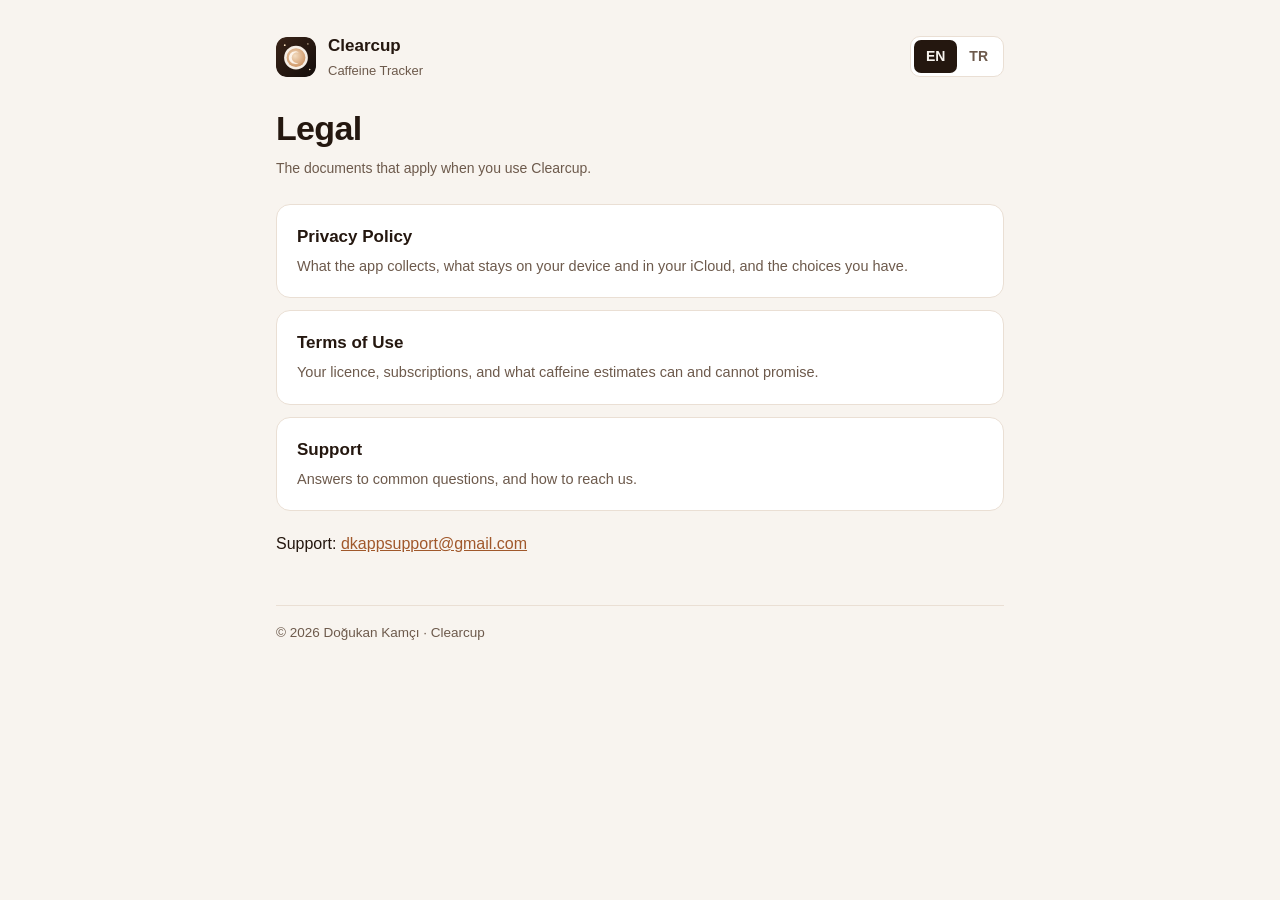
<file: index.html>
<!doctype html>
<html lang="en">
<head>
  <meta charset="utf-8">
  <meta name="viewport" content="width=device-width, initial-scale=1">
  <title>Clearcup — Legal</title>
  <meta name="description" content="Privacy policy, terms of use and support for the Clearcup iOS app.">
  <link rel="stylesheet" href="styles.css">
  <script>
    // English unless the reader's browser prefers Turkish or the URL says ?lang=tr / #tr.
    (function () {
      var q = (location.search.match(/lang=(\w+)/) || [])[1] || location.hash.slice(1);
      var pick = q === 'tr' || q === 'en' ? q : ((navigator.language || '').toLowerCase().indexOf('tr') === 0 ? 'tr' : 'en');
      document.documentElement.lang = pick;
    })();
  </script>
</head>
<body>
<div class="wrap">
  <header>
    <div class="brand">
      <svg width="40" height="40" viewBox="0 0 64 64" aria-hidden="true">
        <defs><linearGradient id="g" x1="0" y1="0" x2="1" y2="1"><stop offset="0" stop-color="#3a2418"/><stop offset="1" stop-color="#140d0a"/></linearGradient>
        <radialGradient id="c" cx=".45" cy=".4" r=".7"><stop offset="0" stop-color="#f3dcc0"/><stop offset="1" stop-color="#c98d5a"/></radialGradient></defs>
        <rect width="64" height="64" rx="15" fill="url(#g)"/>
        <circle cx="32" cy="33" r="19" fill="#f6efe6"/>
        <circle cx="32" cy="33" r="15" fill="url(#c)"/>
        <path d="M36.5 25a8.5 8.5 0 1 0 0 16a10 10 0 1 1 0-16z" fill="#fff8ef" opacity=".92"/>
        <circle cx="14" cy="13" r="1.4" fill="#ffe7c2"/><circle cx="51" cy="11" r="1" fill="#ffe7c2"/><circle cx="54" cy="52" r="1.2" fill="#ffe7c2"/>
      </svg>
      <div>
        <div class="brand-name">Clearcup</div>
        <div class="brand-sub">Caffeine Tracker</div>
      </div>
    </div>
    <div class="lang" role="group" aria-label="Language">
      <button type="button" data-set="en">EN</button>
      <button type="button" data-set="tr">TR</button>
    </div>
  </header>

  <article data-lang="en">
    <h1>Legal</h1>
    <p class="meta">The documents that apply when you use Clearcup.</p>
    <div class="pick">
      <a href="privacy/"><b>Privacy Policy</b><span>What the app collects, what stays on your device and in your iCloud, and the choices you have.</span></a>
      <a href="terms/"><b>Terms of Use</b><span>Your licence, subscriptions, and what caffeine estimates can and cannot promise.</span></a>
      <a href="support/"><b>Support</b><span>Answers to common questions, and how to reach us.</span></a>
    </div>
    <p style="margin-top:20px">Support: <a href="mailto:dkappsupport@gmail.com">dkappsupport@gmail.com</a></p>
  </article>

  <article data-lang="tr">
    <h1>Yasal</h1>
    <p class="meta">Clearcup’ı kullanırken geçerli olan belgeler.</p>
    <div class="pick">
      <a href="privacy/"><b>Gizlilik Politikası</b><span>Uygulamanın ne topladığı, nelerin cihazınızda ve iCloud’unuzda kaldığı ve seçenekleriniz.</span></a>
      <a href="terms/"><b>Kullanım Koşulları</b><span>Lisansınız, abonelikler ve kafein tahminlerinin neyi vaat edip edemeyeceği.</span></a>
      <a href="support/"><b>Destek</b><span>Sık sorulan sorular ve bize nasıl ulaşabileceğiniz.</span></a>
    </div>
    <p style="margin-top:20px">Destek: <a href="mailto:dkappsupport@gmail.com">dkappsupport@gmail.com</a></p>
  </article>

  <footer>© 2026 Doğukan Kamçı · Clearcup</footer>
</div>

<script>
  (function () {
    var buttons = document.querySelectorAll('.lang button');
    function show(lang) {
      document.documentElement.lang = lang;
      document.title = lang === 'tr' ? 'Clearcup — Yasal' : 'Clearcup — Legal';
      buttons.forEach(function (b) { b.setAttribute('aria-pressed', b.dataset.set === lang ? 'true' : 'false'); });
    }
    buttons.forEach(function (b) {
      b.addEventListener('click', function () {
        show(b.dataset.set);
        try { history.replaceState(null, '', '#' + b.dataset.set); } catch (_) {}
      });
    });
    show(document.documentElement.lang);
  })();
</script>
</body>
</html>
</file>
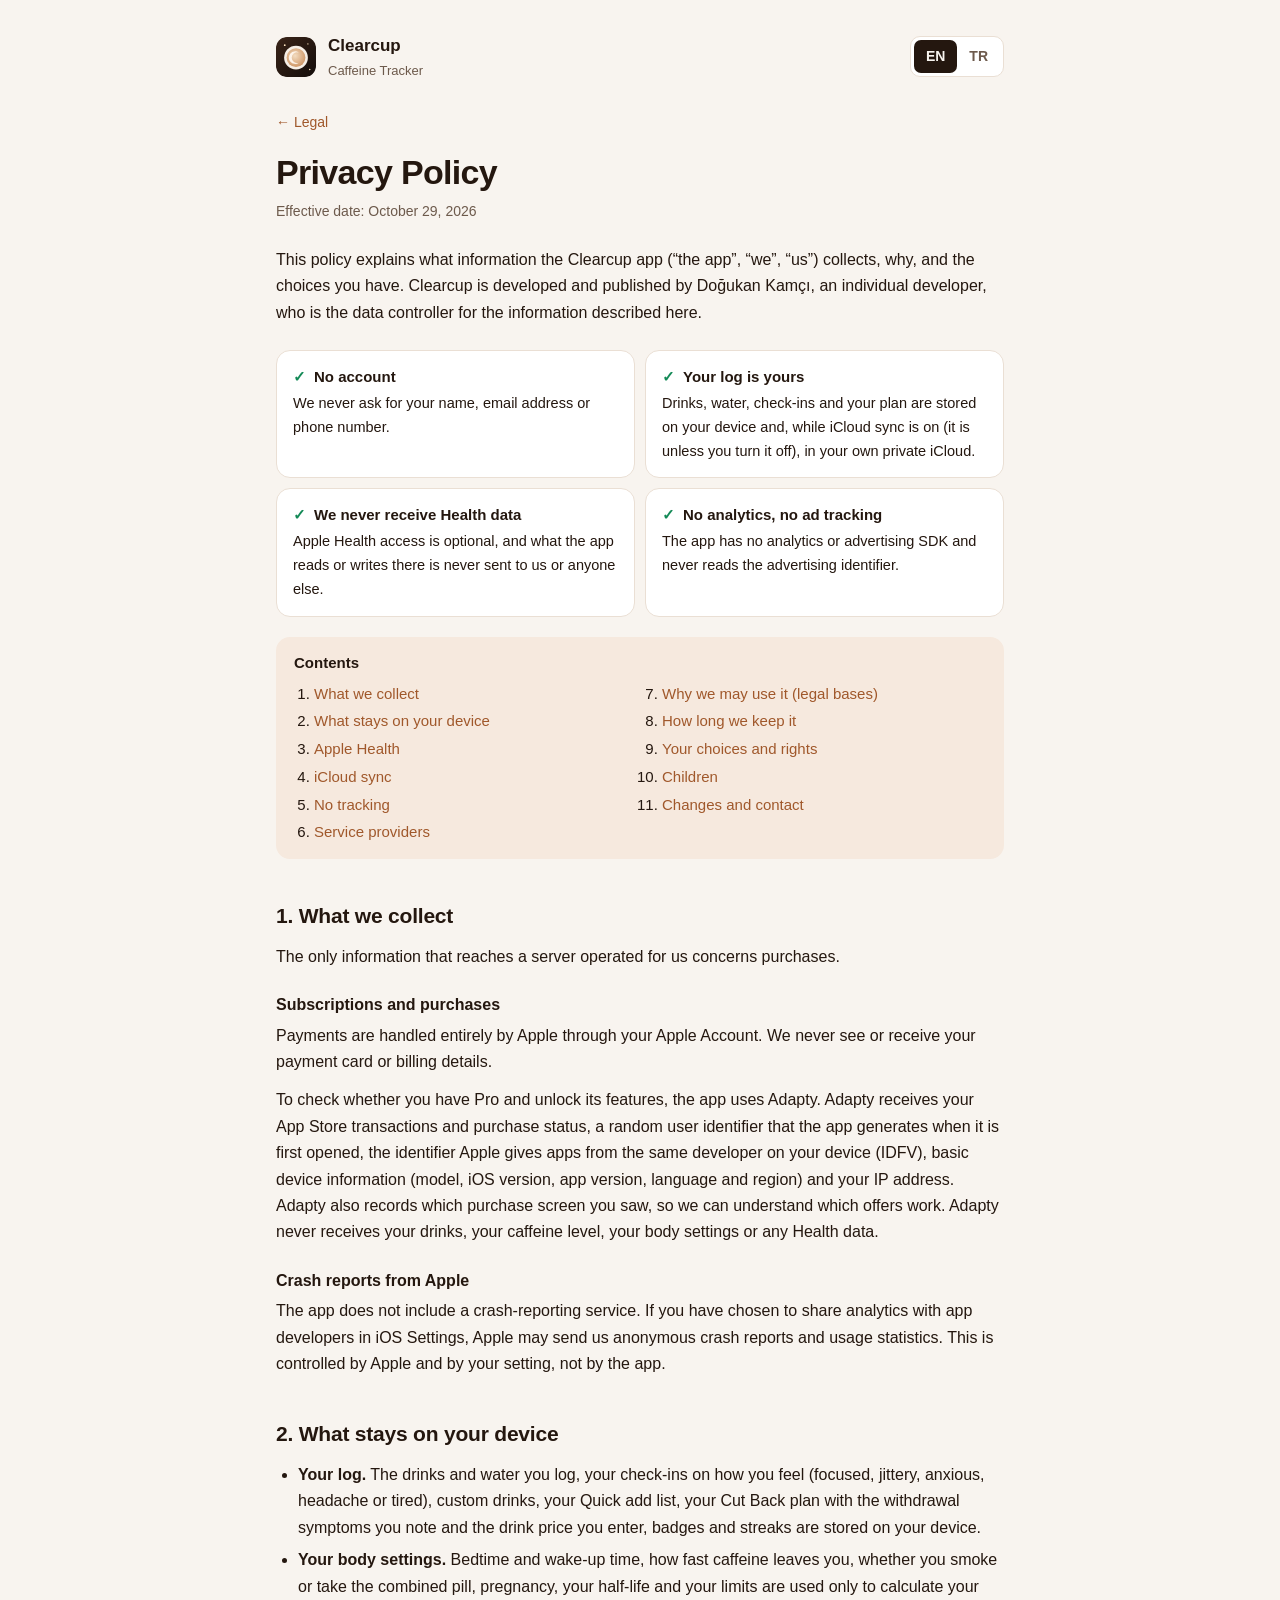
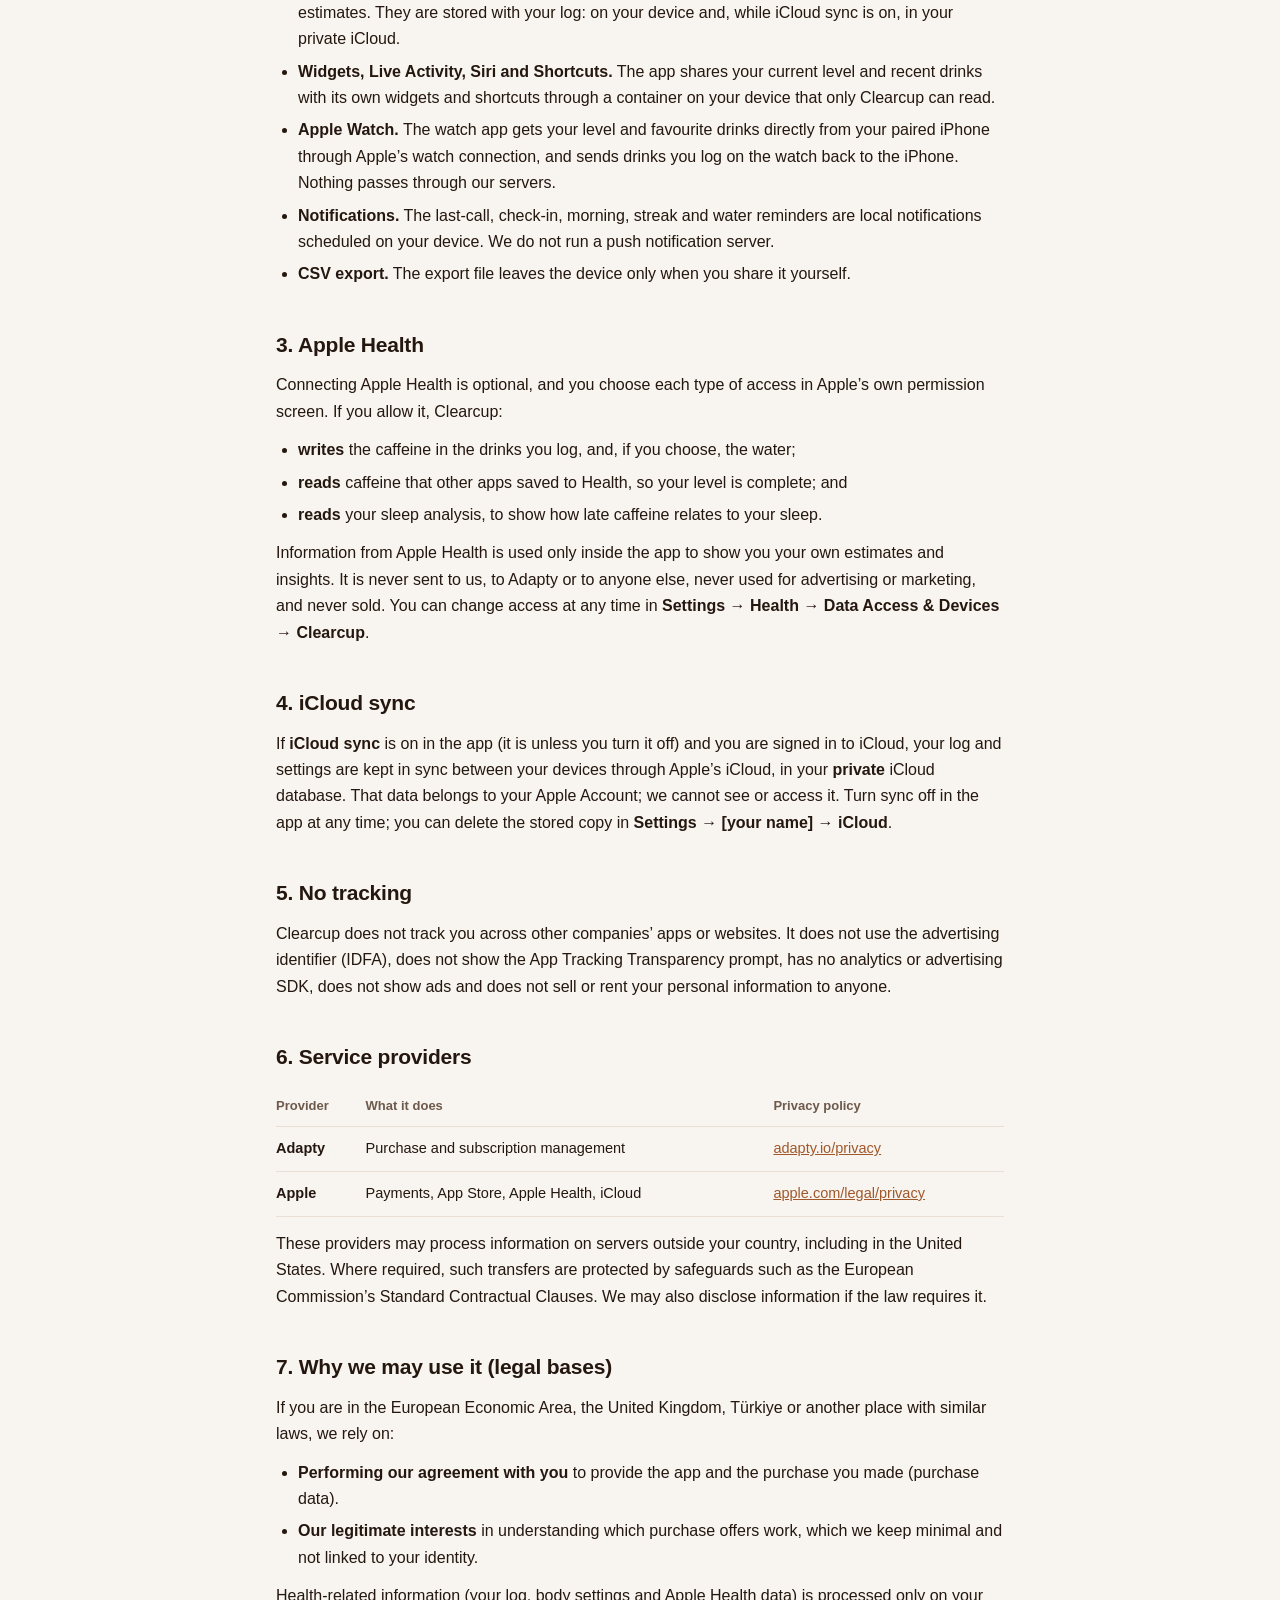
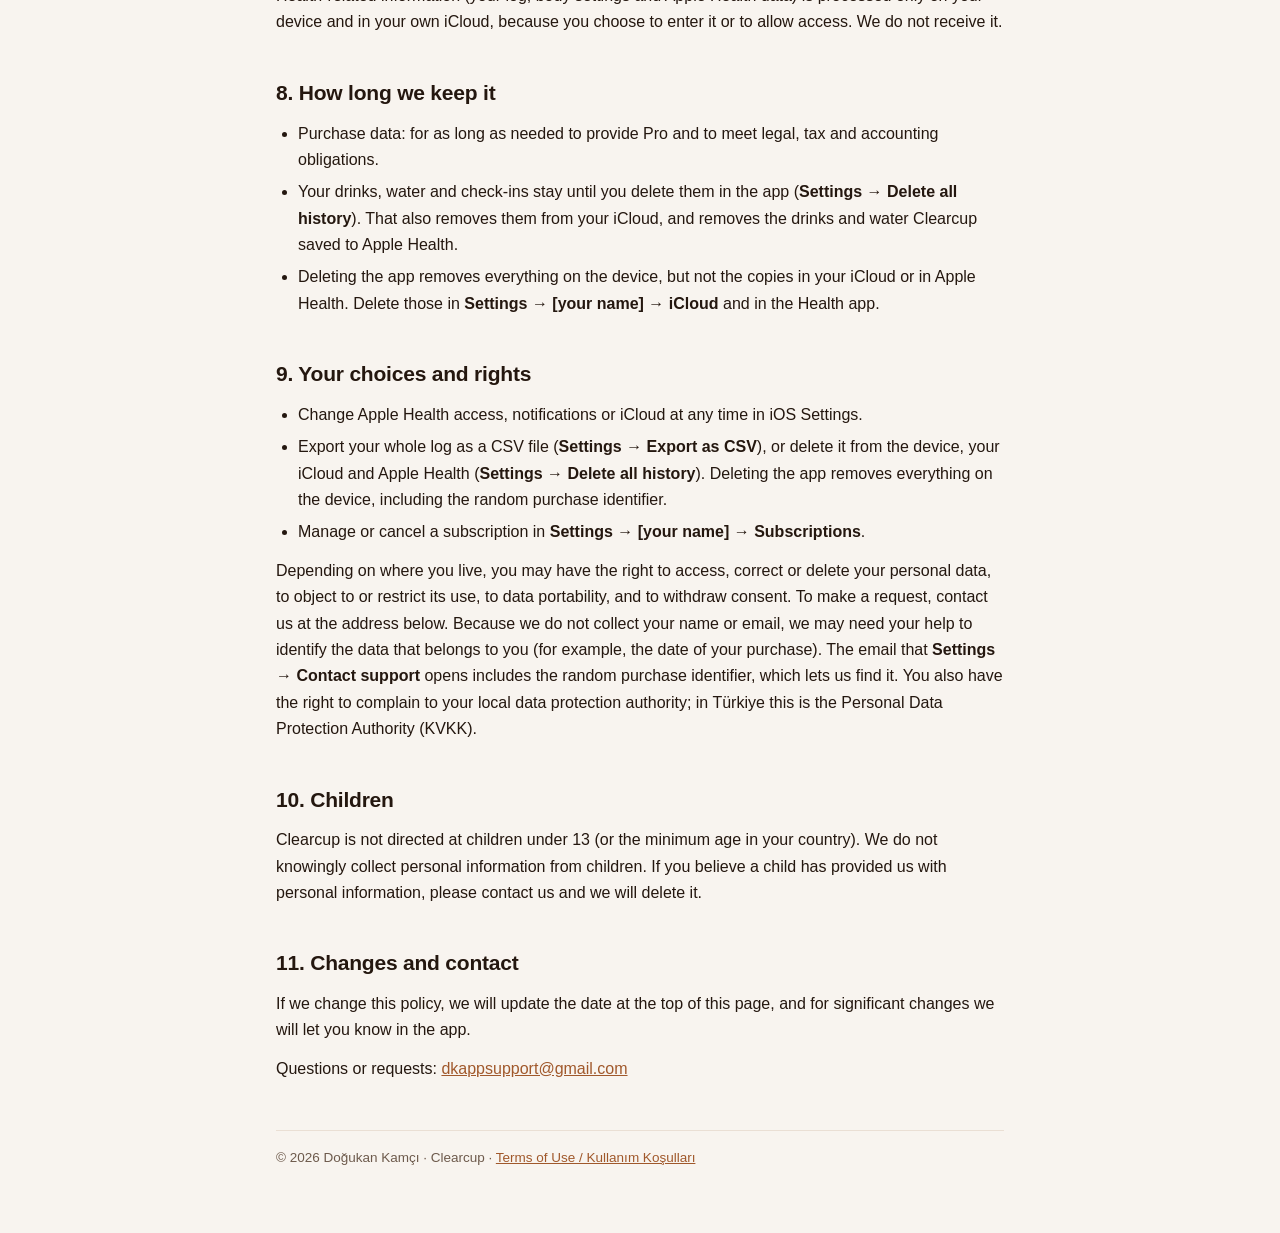
<file: privacy/index.html>
<!doctype html>
<html lang="en">
<head>
  <meta charset="utf-8">
  <meta name="viewport" content="width=device-width, initial-scale=1">
  <title>Clearcup Privacy Policy</title>
  <meta name="description" content="How the Clearcup iOS app handles your data.">
  <link rel="stylesheet" href="../styles.css">
  <script>
    // English unless the reader's browser prefers Turkish or the URL says ?lang=tr / #tr.
    (function () {
      var q = (location.search.match(/lang=(\w+)/) || [])[1] || location.hash.slice(1);
      var pick = q === 'tr' || q === 'en' ? q : ((navigator.language || '').toLowerCase().indexOf('tr') === 0 ? 'tr' : 'en');
      document.documentElement.lang = pick;
    })();
  </script>
</head>
<body>
<div class="wrap">
  <header>
    <div class="brand">
      <svg width="40" height="40" viewBox="0 0 64 64" aria-hidden="true">
        <defs><linearGradient id="g" x1="0" y1="0" x2="1" y2="1"><stop offset="0" stop-color="#3a2418"/><stop offset="1" stop-color="#140d0a"/></linearGradient>
        <radialGradient id="c" cx=".45" cy=".4" r=".7"><stop offset="0" stop-color="#f3dcc0"/><stop offset="1" stop-color="#c98d5a"/></radialGradient></defs>
        <rect width="64" height="64" rx="15" fill="url(#g)"/>
        <circle cx="32" cy="33" r="19" fill="#f6efe6"/>
        <circle cx="32" cy="33" r="15" fill="url(#c)"/>
        <path d="M36.5 25a8.5 8.5 0 1 0 0 16a10 10 0 1 1 0-16z" fill="#fff8ef" opacity=".92"/>
        <circle cx="14" cy="13" r="1.4" fill="#ffe7c2"/><circle cx="51" cy="11" r="1" fill="#ffe7c2"/><circle cx="54" cy="52" r="1.2" fill="#ffe7c2"/>
      </svg>
      <div>
        <div class="brand-name">Clearcup</div>
        <div class="brand-sub">Caffeine Tracker</div>
      </div>
    </div>
    <div class="lang" role="group" aria-label="Language">
      <button type="button" data-set="en">EN</button>
      <button type="button" data-set="tr">TR</button>
    </div>
  </header>

  <article data-lang="en">
    <a class="back" href="../">← Legal</a>
    <h1>Privacy Policy</h1>
    <div class="meta">Effective date: October 29, 2026</div>

    <p>This policy explains what information the Clearcup app (“the app”, “we”, “us”) collects, why, and the choices you have. Clearcup is developed and published by Doğukan Kamçı, an individual developer, who is the data controller for the information described here.</p>

    <div class="glance">
      <div><b>No account</b>We never ask for your name, email address or phone number.</div>
      <div><b>Your log is yours</b>Drinks, water, check-ins and your plan are stored on your device and, while iCloud sync is on (it is unless you turn it off), in your own private iCloud.</div>
      <div><b>We never receive Health data</b>Apple Health access is optional, and what the app reads or writes there is never sent to us or anyone else.</div>
      <div><b>No analytics, no ad tracking</b>The app has no analytics or advertising SDK and never reads the advertising identifier.</div>
    </div>

    <nav class="toc">
      <strong>Contents</strong>
      <ol>
        <li><a href="#en-collect">What we collect</a></li>
        <li><a href="#en-device">What stays on your device</a></li>
        <li><a href="#en-health">Apple Health</a></li>
        <li><a href="#en-icloud">iCloud sync</a></li>
        <li><a href="#en-tracking">No tracking</a></li>
        <li><a href="#en-providers">Service providers</a></li>
        <li><a href="#en-legal">Why we may use it (legal bases)</a></li>
        <li><a href="#en-retention">How long we keep it</a></li>
        <li><a href="#en-rights">Your choices and rights</a></li>
        <li><a href="#en-children">Children</a></li>
        <li><a href="#en-changes">Changes and contact</a></li>
      </ol>
    </nav>

    <h2 id="en-collect">1. What we collect</h2>
    <p>The only information that reaches a server operated for us concerns purchases.</p>

    <h3>Subscriptions and purchases</h3>
    <p>Payments are handled entirely by Apple through your Apple Account. We never see or receive your payment card or billing details.</p>
    <p>To check whether you have Pro and unlock its features, the app uses Adapty. Adapty receives your App Store transactions and purchase status, a random user identifier that the app generates when it is first opened, the identifier Apple gives apps from the same developer on your device (IDFV), basic device information (model, iOS version, app version, language and region) and your IP address. Adapty also records which purchase screen you saw, so we can understand which offers work. Adapty never receives your drinks, your caffeine level, your body settings or any Health data.</p>

    <h3>Crash reports from Apple</h3>
    <p>The app does not include a crash-reporting service. If you have chosen to share analytics with app developers in iOS Settings, Apple may send us anonymous crash reports and usage statistics. This is controlled by Apple and by your setting, not by the app.</p>

    <h2 id="en-device">2. What stays on your device</h2>
    <ul>
      <li><b>Your log.</b> The drinks and water you log, your check-ins on how you feel (focused, jittery, anxious, headache or tired), custom drinks, your Quick add list, your Cut Back plan with the withdrawal symptoms you note and the drink price you enter, badges and streaks are stored on your device.</li>
      <li><b>Your body settings.</b> Bedtime and wake-up time, how fast caffeine leaves you, whether you smoke or take the combined pill, pregnancy, your half-life and your limits are used only to calculate your estimates. They are stored with your log: on your device and, while iCloud sync is on, in your private iCloud.</li>
      <li><b>Widgets, Live Activity, Siri and Shortcuts.</b> The app shares your current level and recent drinks with its own widgets and shortcuts through a container on your device that only Clearcup can read.</li>
      <li><b>Apple Watch.</b> The watch app gets your level and favourite drinks directly from your paired iPhone through Apple’s watch connection, and sends drinks you log on the watch back to the iPhone. Nothing passes through our servers.</li>
      <li><b>Notifications.</b> The last-call, check-in, morning, streak and water reminders are local notifications scheduled on your device. We do not run a push notification server.</li>
      <li><b>CSV export.</b> The export file leaves the device only when you share it yourself.</li>
    </ul>

    <h2 id="en-health">3. Apple Health</h2>
    <p>Connecting Apple Health is optional, and you choose each type of access in Apple’s own permission screen. If you allow it, Clearcup:</p>
    <ul>
      <li><b>writes</b> the caffeine in the drinks you log, and, if you choose, the water;</li>
      <li><b>reads</b> caffeine that other apps saved to Health, so your level is complete; and</li>
      <li><b>reads</b> your sleep analysis, to show how late caffeine relates to your sleep.</li>
    </ul>
    <p>Information from Apple Health is used only inside the app to show you your own estimates and insights. It is never sent to us, to Adapty or to anyone else, never used for advertising or marketing, and never sold. You can change access at any time in <b>Settings → Health → Data Access &amp; Devices → Clearcup</b>.</p>

    <h2 id="en-icloud">4. iCloud sync</h2>
    <p>If <b>iCloud sync</b> is on in the app (it is unless you turn it off) and you are signed in to iCloud, your log and settings are kept in sync between your devices through Apple’s iCloud, in your <b>private</b> iCloud database. That data belongs to your Apple Account; we cannot see or access it. Turn sync off in the app at any time; you can delete the stored copy in <b>Settings → [your name] → iCloud</b>.</p>

    <h2 id="en-tracking">5. No tracking</h2>
    <p>Clearcup does not track you across other companies’ apps or websites. It does not use the advertising identifier (IDFA), does not show the App Tracking Transparency prompt, has no analytics or advertising SDK, does not show ads and does not sell or rent your personal information to anyone.</p>

    <h2 id="en-providers">6. Service providers</h2>
    <table>
      <thead><tr><th>Provider</th><th>What it does</th><th>Privacy policy</th></tr></thead>
      <tbody>
        <tr><td>Adapty</td><td>Purchase and subscription management</td><td><a href="https://adapty.io/privacy">adapty.io/privacy</a></td></tr>
        <tr><td>Apple</td><td>Payments, App Store, Apple Health, iCloud</td><td><a href="https://www.apple.com/legal/privacy/">apple.com/legal/privacy</a></td></tr>
      </tbody>
    </table>
    <p>These providers may process information on servers outside your country, including in the United States. Where required, such transfers are protected by safeguards such as the European Commission’s Standard Contractual Clauses. We may also disclose information if the law requires it.</p>

    <h2 id="en-legal">7. Why we may use it (legal bases)</h2>
    <p>If you are in the European Economic Area, the United Kingdom, Türkiye or another place with similar laws, we rely on:</p>
    <ul>
      <li><b>Performing our agreement with you</b> to provide the app and the purchase you made (purchase data).</li>
      <li><b>Our legitimate interests</b> in understanding which purchase offers work, which we keep minimal and not linked to your identity.</li>
    </ul>
    <p>Health-related information (your log, body settings and Apple Health data) is processed only on your device and in your own iCloud, because you choose to enter it or to allow access. We do not receive it.</p>

    <h2 id="en-retention">8. How long we keep it</h2>
    <ul>
      <li>Purchase data: for as long as needed to provide Pro and to meet legal, tax and accounting obligations.</li>
      <li>Your drinks, water and check-ins stay until you delete them in the app (<b>Settings → Delete all history</b>). That also removes them from your iCloud, and removes the drinks and water Clearcup saved to Apple Health.</li>
      <li>Deleting the app removes everything on the device, but not the copies in your iCloud or in Apple Health. Delete those in <b>Settings → [your name] → iCloud</b> and in the Health app.</li>
    </ul>

    <h2 id="en-rights">9. Your choices and rights</h2>
    <ul>
      <li>Change Apple Health access, notifications or iCloud at any time in iOS Settings.</li>
      <li>Export your whole log as a CSV file (<b>Settings → Export as CSV</b>), or delete it from the device, your iCloud and Apple Health (<b>Settings → Delete all history</b>). Deleting the app removes everything on the device, including the random purchase identifier.</li>
      <li>Manage or cancel a subscription in <b>Settings → [your name] → Subscriptions</b>.</li>
    </ul>
    <p>Depending on where you live, you may have the right to access, correct or delete your personal data, to object to or restrict its use, to data portability, and to withdraw consent. To make a request, contact us at the address below. Because we do not collect your name or email, we may need your help to identify the data that belongs to you (for example, the date of your purchase). The email that <b>Settings → Contact support</b> opens includes the random purchase identifier, which lets us find it. You also have the right to complain to your local data protection authority; in Türkiye this is the Personal Data Protection Authority (KVKK).</p>

    <h2 id="en-children">10. Children</h2>
    <p>Clearcup is not directed at children under 13 (or the minimum age in your country). We do not knowingly collect personal information from children. If you believe a child has provided us with personal information, please contact us and we will delete it.</p>

    <h2 id="en-changes">11. Changes and contact</h2>
    <p>If we change this policy, we will update the date at the top of this page, and for significant changes we will let you know in the app.</p>
    <p>Questions or requests: <a href="mailto:dkappsupport@gmail.com">dkappsupport@gmail.com</a></p>
  </article>

  <article data-lang="tr">
    <a class="back" href="../">← Yasal</a>
    <h1>Gizlilik Politikası</h1>
    <div class="meta">Yürürlük tarihi: 29 Ekim 2026</div>

    <p>Bu politika, Clearcup uygulamasının (“uygulama”, “biz”) hangi bilgileri, neden topladığını ve sahip olduğunuz seçenekleri açıklar. Clearcup, bireysel geliştirici Doğukan Kamçı tarafından geliştirilip yayınlanmaktadır; burada anlatılan veriler bakımından veri sorumlusu Doğukan Kamçı’dır.</p>

    <div class="glance">
      <div><b>Hesap yok</b>Adınızı, e-posta adresinizi veya telefon numaranızı asla istemeyiz.</div>
      <div><b>Kayıtlarınız sizindir</b>İçecekler, su, his kayıtları ve planınız cihazınızda ve iCloud eşzamanlama açıkken (siz kapatmadıkça açıktır) kendi özel iCloud’unuzda saklanır.</div>
      <div><b>Sağlık verisi bize gelmez</b>Apple Sağlık erişimi isteğe bağlıdır; uygulamanın orada okuduğu veya yazdığı hiçbir şey bize ya da başkasına gönderilmez.</div>
      <div><b>Analitik ve reklam takibi yok</b>Uygulamada analitik veya reklam SDK’sı yoktur; reklam kimliği asla okunmaz.</div>
    </div>

    <nav class="toc">
      <strong>İçindekiler</strong>
      <ol>
        <li><a href="#tr-collect">Topladığımız bilgiler</a></li>
        <li><a href="#tr-device">Cihazınızda kalanlar</a></li>
        <li><a href="#tr-health">Apple Sağlık</a></li>
        <li><a href="#tr-icloud">iCloud eşzamanlama</a></li>
        <li><a href="#tr-tracking">Takip yok</a></li>
        <li><a href="#tr-providers">Hizmet sağlayıcılar</a></li>
        <li><a href="#tr-legal">Hukuki sebepler</a></li>
        <li><a href="#tr-retention">Saklama süreleri</a></li>
        <li><a href="#tr-rights">Seçenekleriniz ve haklarınız</a></li>
        <li><a href="#tr-children">Çocuklar</a></li>
        <li><a href="#tr-changes">Değişiklikler ve iletişim</a></li>
      </ol>
    </nav>

    <h2 id="tr-collect">1. Topladığımız bilgiler</h2>
    <p>Bizim adımıza işletilen bir sunucuya ulaşan tek bilgi satın almalarla ilgilidir.</p>

    <h3>Abonelikler ve satın almalar</h3>
    <p>Ödemeler tamamen Apple tarafından, Apple Hesabınız üzerinden yürütülür. Kart veya fatura bilgilerinizi asla görmeyiz ve almayız.</p>
    <p>Pro’ya sahip olup olmadığınızı kontrol etmek ve özelliklerini açmak için uygulama Adapty’yi kullanır. Adapty; App Store işlemlerinizi ve satın alma durumunuzu, uygulamanın ilk açılışta ürettiği rastgele bir kullanıcı kimliğini, Apple’ın cihazınızda aynı geliştiricinin uygulamalarına verdiği kimliği (IDFV), temel cihaz bilgilerini (model, iOS sürümü, uygulama sürümü, dil ve bölge) ve IP adresinizi alır. Adapty ayrıca hangi teklifin işe yaradığını anlayabilmemiz için hangi satın alma ekranını gördüğünüzü kaydeder. Adapty içeceklerinizi, kafein seviyenizi, vücut ayarlarınızı veya herhangi bir Sağlık verisini asla almaz.</p>

    <h3>Apple’dan gelen çökme raporları</h3>
    <p>Uygulamada bir çökme raporlama hizmeti yoktur. iOS Ayarları’nda analiz verilerini uygulama geliştiricileriyle paylaşmayı seçtiyseniz, Apple bize anonim çökme raporları ve kullanım istatistikleri gönderebilir. Bu, uygulama tarafından değil Apple ve sizin ayarınız tarafından yönetilir.</p>

    <h2 id="tr-device">2. Cihazınızda kalanlar</h2>
    <ul>
      <li><b>Kayıtlarınız.</b> Kaydettiğiniz içecekler ve su, nasıl hissettiğinize dair his kayıtlarınız (odaklı, titrek, kaygılı, baş ağrısı veya yorgun), özel içecekleriniz, Hızlı ekle listeniz, not ettiğiniz yoksunluk belirtileri ve girdiğiniz içecek fiyatıyla birlikte Azaltma planınız, rozetleriniz ve serileriniz cihazınızda saklanır.</li>
      <li><b>Vücut ayarlarınız.</b> Yatma ve kalkma saatiniz, kafeinin sizden ne hızla atıldığı, sigara veya kombine hap kullanıp kullanmadığınız, hamilelik, yarılanma ömrünüz ve limitleriniz yalnızca tahminlerinizi hesaplamak için kullanılır. Kayıtlarınızla birlikte saklanır: cihazınızda ve iCloud eşzamanlama açıkken özel iCloud’unuzda.</li>
      <li><b>Widget’lar, Canlı Etkinlik, Siri ve Kestirmeler.</b> Uygulama, güncel seviyenizi ve son içeceklerinizi kendi widget’ları ve kestirmeleriyle, cihazınızda yalnızca Clearcup’ın okuyabildiği bir alan üzerinden paylaşır.</li>
      <li><b>Apple Watch.</b> Saat uygulaması seviyenizi ve favori içeceklerinizi, Apple’ın saat bağlantısı üzerinden doğrudan eşlenmiş iPhone’unuzdan alır; saatte kaydettiğiniz içecekleri de iPhone’a geri gönderir. Hiçbir şey sunucularımızdan geçmez.</li>
      <li><b>Bildirimler.</b> Son saat, his kaydı, sabah, seri ve su hatırlatıcıları cihazınızda planlanan yerel bildirimlerdir. Bir anlık bildirim sunucusu işletmiyoruz.</li>
      <li><b>CSV dışa aktarma.</b> Dışa aktarılan dosya yalnızca siz paylaştığınızda cihazdan çıkar.</li>
    </ul>

    <h2 id="tr-health">3. Apple Sağlık</h2>
    <p>Apple Sağlık’ı bağlamak isteğe bağlıdır ve her erişim türünü Apple’ın kendi izin ekranında siz seçersiniz. İzin verirseniz Clearcup:</p>
    <ul>
      <li>kaydettiğiniz içeceklerdeki kafeini ve isterseniz suyu Sağlık’a <b>yazar</b>;</li>
      <li>seviyeniz eksiksiz olsun diye diğer uygulamaların Sağlık’a kaydettiği kafeini <b>okur</b>;</li>
      <li>geç saatte alınan kafeinin uykunuzla ilişkisini göstermek için uyku analizinizi <b>okur</b>.</li>
    </ul>
    <p>Apple Sağlık’tan gelen bilgiler yalnızca uygulama içinde, size kendi tahminlerinizi ve içgörülerinizi göstermek için kullanılır. Bize, Adapty’ye veya başka birine asla gönderilmez, reklam veya pazarlama için kullanılmaz ve satılmaz. Erişimi istediğiniz zaman <b>Ayarlar → Sağlık → Veri Erişimi ve Aygıtlar → Clearcup</b> bölümünden değiştirebilirsiniz.</p>

    <h2 id="tr-icloud">4. iCloud eşzamanlama</h2>
    <p>Uygulamada <b>iCloud eşzamanlama</b> açıksa (siz kapatmadıkça açıktır) ve iCloud’a giriş yaptıysanız, kayıtlarınız ve ayarlarınız Apple’ın iCloud’u üzerinden, <b>özel</b> iCloud veritabanınızda cihazlarınız arasında eşzamanlanır. Bu veriler Apple Hesabınıza aittir; biz göremeyiz ve erişemeyiz. Eşzamanlamayı uygulamadan istediğiniz zaman kapatabilir, saklanan kopyayı <b>Ayarlar → [adınız] → iCloud</b> bölümünden silebilirsiniz.</p>

    <h2 id="tr-tracking">5. Takip yok</h2>
    <p>Clearcup sizi diğer şirketlerin uygulamaları veya web siteleri arasında takip etmez. Reklam kimliğini (IDFA) kullanmaz, Uygulama Takip Şeffaflığı izin penceresini göstermez, analitik veya reklam SDK’sı içermez, reklam göstermez ve kişisel bilgilerinizi kimseye satmaz veya kiralamaz.</p>

    <h2 id="tr-providers">6. Hizmet sağlayıcılar</h2>
    <table>
      <thead><tr><th>Sağlayıcı</th><th>Ne yapar</th><th>Gizlilik politikası</th></tr></thead>
      <tbody>
        <tr><td>Adapty</td><td>Satın alma ve abonelik yönetimi</td><td><a href="https://adapty.io/privacy">adapty.io/privacy</a></td></tr>
        <tr><td>Apple</td><td>Ödemeler, App Store, Apple Sağlık, iCloud</td><td><a href="https://www.apple.com/legal/privacy/">apple.com/legal/privacy</a></td></tr>
      </tbody>
    </table>
    <p>Bu sağlayıcılar bilgileri, Amerika Birleşik Devletleri dahil olmak üzere ülkeniz dışındaki sunucularda işleyebilir. Gerektiğinde bu aktarımlar Avrupa Komisyonu’nun Standart Sözleşme Hükümleri gibi güvencelerle korunur. Kanunun gerektirmesi hâlinde bilgileri ayrıca açıklayabiliriz.</p>

    <h2 id="tr-legal">7. Hukuki sebepler</h2>
    <p>Avrupa Ekonomik Alanı, Birleşik Krallık, Türkiye veya benzer kanunların geçerli olduğu bir yerdeyseniz şu hukuki sebeplere dayanırız:</p>
    <ul>
      <li><b>Sizinle yaptığımız sözleşmenin ifası:</b> uygulamayı ve satın aldığınız ürünü sağlamak (satın alma verileri).</li>
      <li><b>Meşru menfaatimiz:</b> hangi satın alma tekliflerinin işe yaradığını anlamak; bunu asgari düzeyde ve kimliğinizle ilişkilendirmeden yaparız.</li>
    </ul>
    <p>Sağlıkla ilgili bilgiler (kayıtlarınız, vücut ayarlarınız ve Apple Sağlık verileri), onları girmeyi veya erişime izin vermeyi siz seçtiğiniz için yalnızca cihazınızda ve kendi iCloud’unuzda işlenir. Bu bilgiler bize gelmez.</p>

    <h2 id="tr-retention">8. Saklama süreleri</h2>
    <ul>
      <li>Satın alma verileri: Pro’yu sağlamak ve yasal, vergi ve muhasebe yükümlülüklerini yerine getirmek için gerektiği süre boyunca.</li>
      <li>İçecekleriniz, suyunuz ve his kayıtlarınız, siz uygulamada silene (<b>Ayarlar → Tüm geçmişi sil</b>) kadar kalır. Bu işlem onları iCloud’unuzdan da kaldırır ve Clearcup’ın Apple Sağlık’a kaydettiği içecek ve suyu da siler.</li>
      <li>Uygulamayı silmek cihazdaki her şeyi kaldırır, ancak iCloud’unuzdaki ve Apple Sağlık’taki kopyaları kaldırmaz. Onları <b>Ayarlar → [adınız] → iCloud</b> bölümünden ve Sağlık uygulamasından silebilirsiniz.</li>
    </ul>

    <h2 id="tr-rights">9. Seçenekleriniz ve haklarınız</h2>
    <ul>
      <li>Apple Sağlık erişimini, bildirimleri veya iCloud’u istediğiniz zaman iOS Ayarları’ndan değiştirebilirsiniz.</li>
      <li>Tüm kayıtlarınızı CSV dosyası olarak dışa aktarabilir (<b>Ayarlar → CSV olarak dışa aktar</b>) veya cihazdan, iCloud’unuzdan ve Apple Sağlık’tan silebilirsiniz (<b>Ayarlar → Tüm geçmişi sil</b>). Uygulamayı silmek, rastgele satın alma kimliği dahil cihazdaki her şeyi kaldırır.</li>
      <li>Aboneliğinizi <b>Ayarlar → [adınız] → Abonelikler</b> bölümünden yönetebilir veya iptal edebilirsiniz.</li>
    </ul>
    <p>Yaşadığınız yere bağlı olarak kişisel verilerinize erişme, onları düzelttirme veya sildirme, işlenmesine itiraz etme veya kısıtlama, veri taşınabilirliği ve rızanızı geri çekme haklarınız olabilir. Talepte bulunmak için aşağıdaki adresten bize ulaşın. Adınızı veya e-postanızı toplamadığımız için size ait verileri belirlemede yardımınıza ihtiyaç duyabiliriz (örneğin satın alma tarihiniz). <b>Ayarlar → Bize ulaşın</b> ile açılan e-posta, rastgele satın alma kimliğinizi içerir; satın alımınızı bununla bulabiliriz. Ayrıca yerel veri koruma otoritenize şikâyette bulunma hakkınız vardır; Türkiye’de bu, Kişisel Verileri Koruma Kurumu’dur (KVKK).</p>

    <h2 id="tr-children">10. Çocuklar</h2>
    <p>Clearcup 13 yaşından (veya ülkenizdeki asgari yaştan) küçük çocuklara yönelik değildir. Çocuklardan bilerek kişisel bilgi toplamayız. Bir çocuğun bize kişisel bilgi verdiğini düşünüyorsanız lütfen bize ulaşın, silelim.</p>

    <h2 id="tr-changes">11. Değişiklikler ve iletişim</h2>
    <p>Bu politikayı değiştirirsek sayfanın üstündeki tarihi güncelleriz; önemli değişiklikleri uygulama içinde de bildiririz.</p>
    <p>Sorular veya talepler: <a href="mailto:dkappsupport@gmail.com">dkappsupport@gmail.com</a></p>
  </article>

  <footer>© 2026 Doğukan Kamçı · Clearcup · <a href="../terms/">Terms of Use / Kullanım Koşulları</a></footer>
</div>

<script>
  (function () {
    var buttons = document.querySelectorAll('.lang button');
    function show(lang) {
      document.documentElement.lang = lang;
      document.title = lang === 'tr' ? 'Clearcup Gizlilik Politikası' : 'Clearcup Privacy Policy';
      buttons.forEach(function (b) { b.setAttribute('aria-pressed', b.dataset.set === lang ? 'true' : 'false'); });
    }
    buttons.forEach(function (b) {
      b.addEventListener('click', function () {
        show(b.dataset.set);
        try { history.replaceState(null, '', '#' + b.dataset.set); } catch (_) {}
      });
    });
    show(document.documentElement.lang);
  })();
</script>
</body>
</html>
</file>
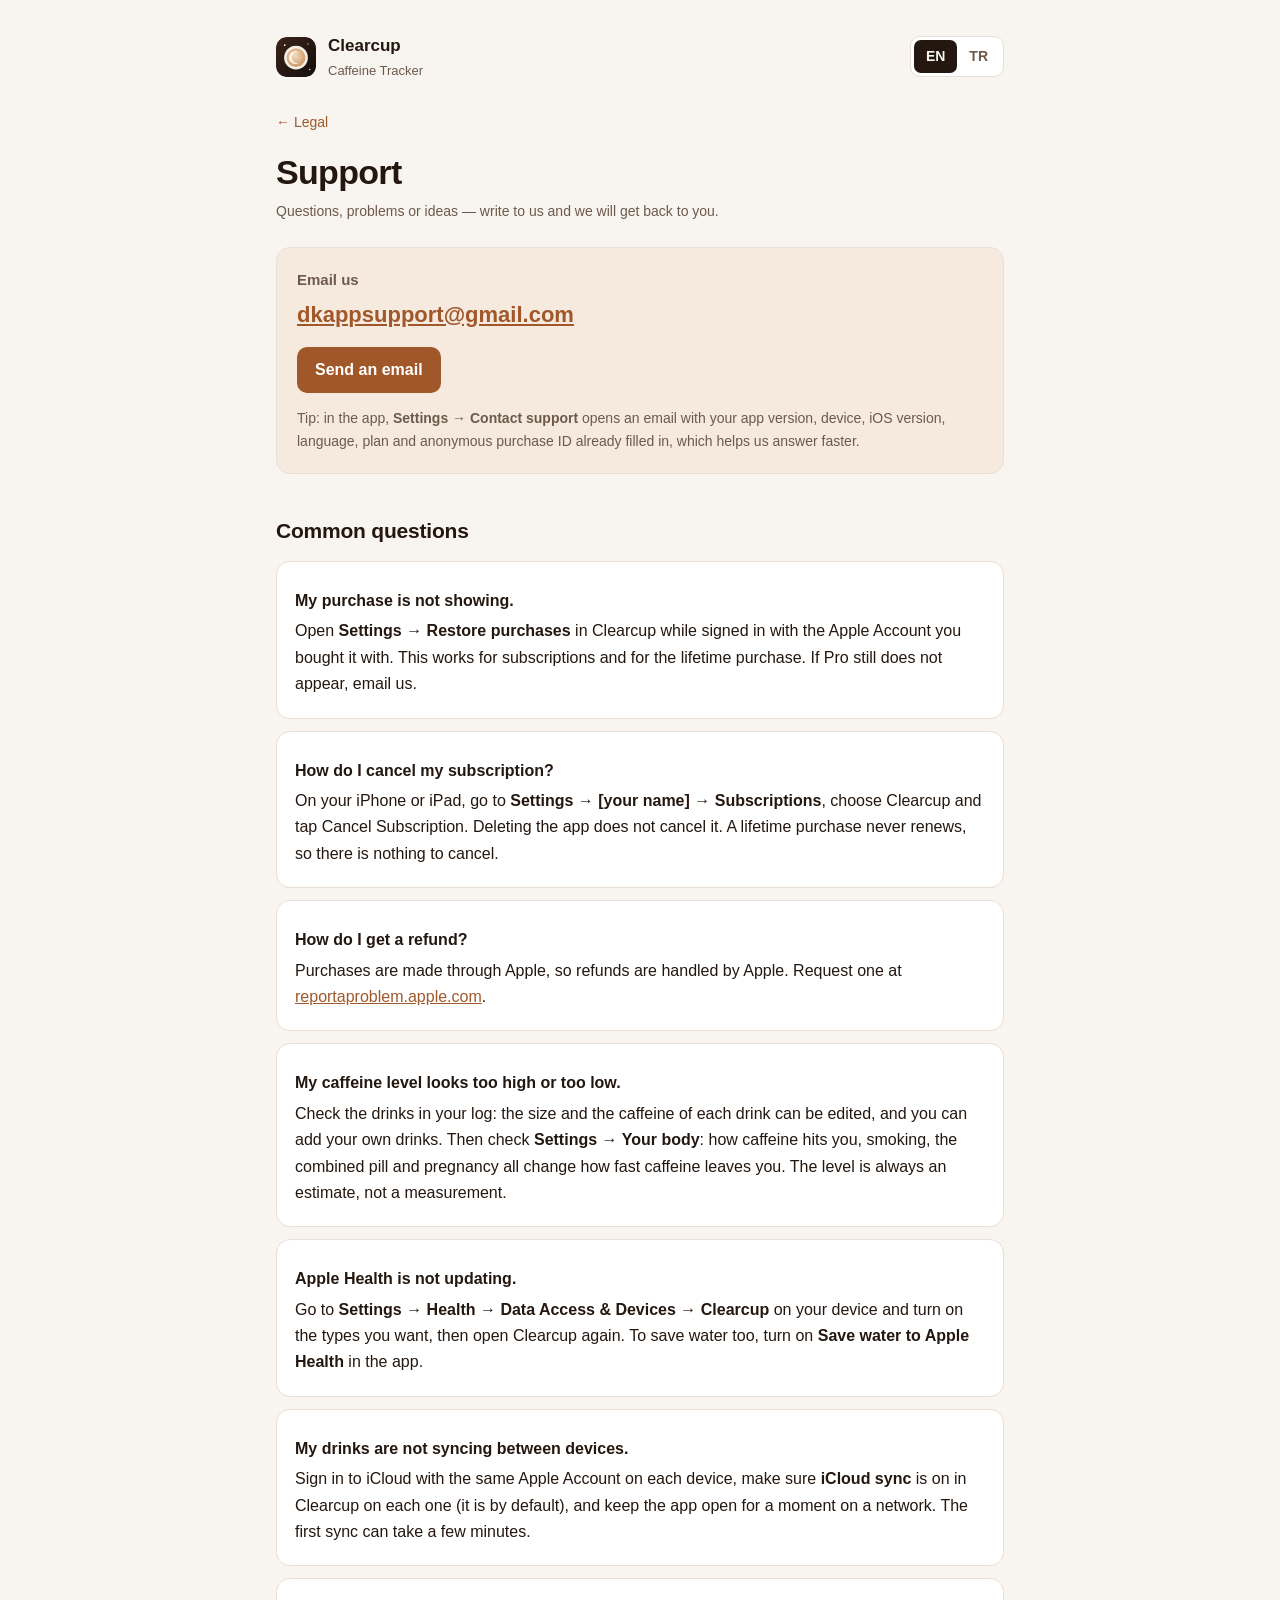
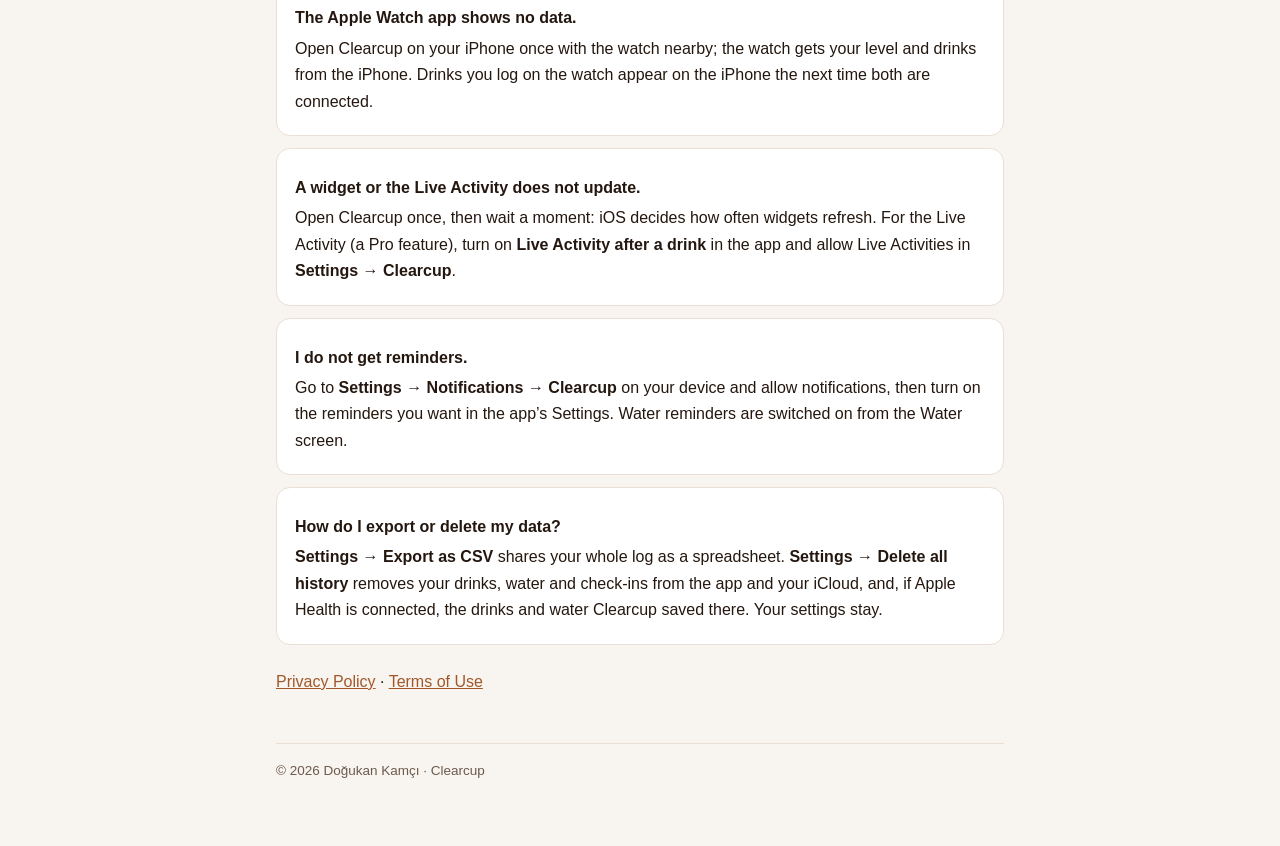
<file: support/index.html>
<!doctype html>
<html lang="en">
<head>
  <meta charset="utf-8">
  <meta name="viewport" content="width=device-width, initial-scale=1">
  <title>Clearcup Support</title>
  <meta name="description" content="Help and contact for the Clearcup iOS app.">
  <link rel="stylesheet" href="../styles.css">
  <script>
    // English unless the reader's browser prefers Turkish or the URL says ?lang=tr / #tr.
    (function () {
      var q = (location.search.match(/lang=(\w+)/) || [])[1] || location.hash.slice(1);
      var pick = q === 'tr' || q === 'en' ? q : ((navigator.language || '').toLowerCase().indexOf('tr') === 0 ? 'tr' : 'en');
      document.documentElement.lang = pick;
    })();
  </script>
</head>
<body>
<div class="wrap">
  <header>
    <div class="brand">
      <svg width="40" height="40" viewBox="0 0 64 64" aria-hidden="true">
        <defs><linearGradient id="g" x1="0" y1="0" x2="1" y2="1"><stop offset="0" stop-color="#3a2418"/><stop offset="1" stop-color="#140d0a"/></linearGradient>
        <radialGradient id="c" cx=".45" cy=".4" r=".7"><stop offset="0" stop-color="#f3dcc0"/><stop offset="1" stop-color="#c98d5a"/></radialGradient></defs>
        <rect width="64" height="64" rx="15" fill="url(#g)"/>
        <circle cx="32" cy="33" r="19" fill="#f6efe6"/>
        <circle cx="32" cy="33" r="15" fill="url(#c)"/>
        <path d="M36.5 25a8.5 8.5 0 1 0 0 16a10 10 0 1 1 0-16z" fill="#fff8ef" opacity=".92"/>
        <circle cx="14" cy="13" r="1.4" fill="#ffe7c2"/><circle cx="51" cy="11" r="1" fill="#ffe7c2"/><circle cx="54" cy="52" r="1.2" fill="#ffe7c2"/>
      </svg>
      <div>
        <div class="brand-name">Clearcup</div>
        <div class="brand-sub">Caffeine Tracker</div>
      </div>
    </div>
    <div class="lang" role="group" aria-label="Language">
      <button type="button" data-set="en">EN</button>
      <button type="button" data-set="tr">TR</button>
    </div>
  </header>

  <article data-lang="en">
    <a class="back" href="../">← Legal</a>
    <h1>Support</h1>
    <p class="meta">Questions, problems or ideas — write to us and we will get back to you.</p>

    <div class="contact">
      <b>Email us</b>
      <a class="contact-mail" href="mailto:dkappsupport@gmail.com">dkappsupport@gmail.com</a>
      <a class="contact-button" href="mailto:dkappsupport@gmail.com?subject=Clearcup">Send an email</a>
      <span>Tip: in the app, <b>Settings → Contact support</b> opens an email with your app version, device, iOS version, language, plan and anonymous purchase ID already filled in, which helps us answer faster.</span>
    </div>

    <h2>Common questions</h2>
    <div class="card">
      <h3>My purchase is not showing.</h3>
      <p>Open <b>Settings → Restore purchases</b> in Clearcup while signed in with the Apple Account you bought it with. This works for subscriptions and for the lifetime purchase. If Pro still does not appear, email us.</p>
    </div>
    <div class="card">
      <h3>How do I cancel my subscription?</h3>
      <p>On your iPhone or iPad, go to <b>Settings → [your name] → Subscriptions</b>, choose Clearcup and tap Cancel Subscription. Deleting the app does not cancel it. A lifetime purchase never renews, so there is nothing to cancel.</p>
    </div>
    <div class="card">
      <h3>How do I get a refund?</h3>
      <p>Purchases are made through Apple, so refunds are handled by Apple. Request one at <a href="https://reportaproblem.apple.com">reportaproblem.apple.com</a>.</p>
    </div>
    <div class="card">
      <h3>My caffeine level looks too high or too low.</h3>
      <p>Check the drinks in your log: the size and the caffeine of each drink can be edited, and you can add your own drinks. Then check <b>Settings → Your body</b>: how caffeine hits you, smoking, the combined pill and pregnancy all change how fast caffeine leaves you. The level is always an estimate, not a measurement.</p>
    </div>
    <div class="card">
      <h3>Apple Health is not updating.</h3>
      <p>Go to <b>Settings → Health → Data Access &amp; Devices → Clearcup</b> on your device and turn on the types you want, then open Clearcup again. To save water too, turn on <b>Save water to Apple Health</b> in the app.</p>
    </div>
    <div class="card">
      <h3>My drinks are not syncing between devices.</h3>
      <p>Sign in to iCloud with the same Apple Account on each device, make sure <b>iCloud sync</b> is on in Clearcup on each one (it is by default), and keep the app open for a moment on a network. The first sync can take a few minutes.</p>
    </div>
    <div class="card">
      <h3>The Apple Watch app shows no data.</h3>
      <p>Open Clearcup on your iPhone once with the watch nearby; the watch gets your level and drinks from the iPhone. Drinks you log on the watch appear on the iPhone the next time both are connected.</p>
    </div>
    <div class="card">
      <h3>A widget or the Live Activity does not update.</h3>
      <p>Open Clearcup once, then wait a moment: iOS decides how often widgets refresh. For the Live Activity (a Pro feature), turn on <b>Live Activity after a drink</b> in the app and allow Live Activities in <b>Settings → Clearcup</b>.</p>
    </div>
    <div class="card">
      <h3>I do not get reminders.</h3>
      <p>Go to <b>Settings → Notifications → Clearcup</b> on your device and allow notifications, then turn on the reminders you want in the app’s Settings. Water reminders are switched on from the Water screen.</p>
    </div>
    <div class="card">
      <h3>How do I export or delete my data?</h3>
      <p><b>Settings → Export as CSV</b> shares your whole log as a spreadsheet. <b>Settings → Delete all history</b> removes your drinks, water and check-ins from the app and your iCloud, and, if Apple Health is connected, the drinks and water Clearcup saved there. Your settings stay.</p>
    </div>
    <p style="margin-top:24px"><a href="../privacy/">Privacy Policy</a> · <a href="../terms/">Terms of Use</a></p>
  </article>

  <article data-lang="tr">
    <a class="back" href="../">← Yasal</a>
    <h1>Destek</h1>
    <p class="meta">Sorular, sorunlar veya fikirler — bize yazın, size dönelim.</p>

    <div class="contact">
      <b>Bize e-posta gönderin</b>
      <a class="contact-mail" href="mailto:dkappsupport@gmail.com">dkappsupport@gmail.com</a>
      <a class="contact-button" href="mailto:dkappsupport@gmail.com?subject=Clearcup">E-posta gönder</a>
      <span>İpucu: uygulamada <b>Ayarlar → Bize ulaşın</b>, uygulama sürümünüzün, cihazınızın, iOS sürümünüzün, dilinizin, planınızın ve anonim satın alma kimliğinizin hazır yazılı olduğu bir e-posta açar; böylece daha hızlı yanıt verebiliriz.</span>
    </div>

    <h2>Sık sorulan sorular</h2>
    <div class="card">
      <h3>Satın alımım görünmüyor.</h3>
      <p>Satın aldığınız Apple Hesabı ile giriş yapmışken Clearcup’ta <b>Ayarlar → Satın alımları geri yükle</b>’ye dokunun. Bu, abonelikler ve ömür boyu satın alma için çalışır. Pro hâlâ görünmüyorsa bize yazın.</p>
    </div>
    <div class="card">
      <h3>Aboneliğimi nasıl iptal ederim?</h3>
      <p>iPhone veya iPad’inizde <b>Ayarlar → [adınız] → Abonelikler</b> bölümüne gidin, Clearcup’ı seçin ve Aboneliği İptal Et’e dokunun. Uygulamayı silmek aboneliği iptal etmez. Ömür boyu satın alma yenilenmediği için iptal edilecek bir şey yoktur.</p>
    </div>
    <div class="card">
      <h3>Nasıl iade alırım?</h3>
      <p>Satın almalar Apple üzerinden yapıldığından iadeleri Apple yürütür. Talebinizi <a href="https://reportaproblem.apple.com">reportaproblem.apple.com</a> adresinden iletebilirsiniz.</p>
    </div>
    <div class="card">
      <h3>Kafein seviyem çok yüksek ya da çok düşük görünüyor.</h3>
      <p>Kayıtlarınızdaki içeceklere bakın: her içeceğin boyutu ve kafeini düzenlenebilir, kendi içeceklerinizi de ekleyebilirsiniz. Ardından <b>Ayarlar → Vücudunuz</b> bölümünü kontrol edin: kafeinin sizi nasıl etkilediği, sigara, kombine hap ve hamilelik kafeinin sizden ne hızla atıldığını değiştirir. Seviye her zaman bir tahmindir, ölçüm değildir.</p>
    </div>
    <div class="card">
      <h3>Apple Sağlık güncellenmiyor.</h3>
      <p>Cihazınızda <b>Ayarlar → Sağlık → Veri Erişimi ve Aygıtlar → Clearcup</b> bölümüne gidip istediğiniz türleri açın, sonra Clearcup’ı yeniden açın. Suyu da kaydetmek için uygulamada <b>Suyu Sağlık’a kaydet</b>’i açın.</p>
    </div>
    <div class="card">
      <h3>İçeceklerim cihazlar arasında eşzamanlanmıyor.</h3>
      <p>Her cihazda aynı Apple Hesabı ile iCloud’a giriş yapın, her birinde Clearcup’ta <b>iCloud eşzamanlama</b>’nın açık olduğundan emin olun (varsayılan olarak açıktır) ve uygulamayı internete bağlıyken bir süre açık tutun. İlk eşzamanlama birkaç dakika sürebilir.</p>
    </div>
    <div class="card">
      <h3>Apple Watch uygulamasında veri yok.</h3>
      <p>Saat yakınınızdayken iPhone’unuzda Clearcup’ı bir kez açın; saat seviyenizi ve içeceklerinizi iPhone’dan alır. Saatte kaydettiğiniz içecekler, ikisi bir sonraki bağlandığında iPhone’da görünür.</p>
    </div>
    <div class="card">
      <h3>Bir widget veya Canlı Etkinlik güncellenmiyor.</h3>
      <p>Clearcup’ı bir kez açıp biraz bekleyin; widget’ların ne sıklıkla yenileneceğine iOS karar verir. Canlı Etkinlik (Pro özelliği) için uygulamada <b>İçecekten sonra Canlı Etkinlik</b>’i açın ve <b>Ayarlar → Clearcup</b> bölümünde Canlı Etkinlikler’e izin verin.</p>
    </div>
    <div class="card">
      <h3>Hatırlatıcılar gelmiyor.</h3>
      <p>Cihazınızda <b>Ayarlar → Bildirimler → Clearcup</b> bölümünden bildirimlere izin verin, ardından uygulamanın Ayarlar’ından istediğiniz hatırlatıcıları açın. Su hatırlatıcıları Su ekranından açılır.</p>
    </div>
    <div class="card">
      <h3>Verilerimi nasıl dışa aktarır veya silerim?</h3>
      <p><b>Ayarlar → CSV olarak dışa aktar</b> tüm kayıtlarınızı bir tablo dosyası olarak paylaşır. <b>Ayarlar → Tüm geçmişi sil</b> içeceklerinizi, suyunuzu ve his kayıtlarınızı uygulamadan ve iCloud’unuzdan kaldırır; Apple Sağlık bağlıysa Clearcup’ın oraya kaydettiği içecek ve suyu da siler. Ayarlarınız kalır.</p>
    </div>
    <p style="margin-top:24px"><a href="../privacy/">Gizlilik Politikası</a> · <a href="../terms/">Kullanım Koşulları</a></p>
  </article>

  <footer>© 2026 Doğukan Kamçı · Clearcup</footer>
</div>

<script>
  (function () {
    var buttons = document.querySelectorAll('.lang button');
    function show(lang) {
      document.documentElement.lang = lang;
      document.title = lang === 'tr' ? 'Clearcup Destek' : 'Clearcup Support';
      buttons.forEach(function (b) { b.setAttribute('aria-pressed', b.dataset.set === lang ? 'true' : 'false'); });
    }
    buttons.forEach(function (b) {
      b.addEventListener('click', function () {
        show(b.dataset.set);
        try { history.replaceState(null, '', '#' + b.dataset.set); } catch (_) {}
      });
    });
    show(document.documentElement.lang);
  })();
</script>
</body>
</html>
</file>
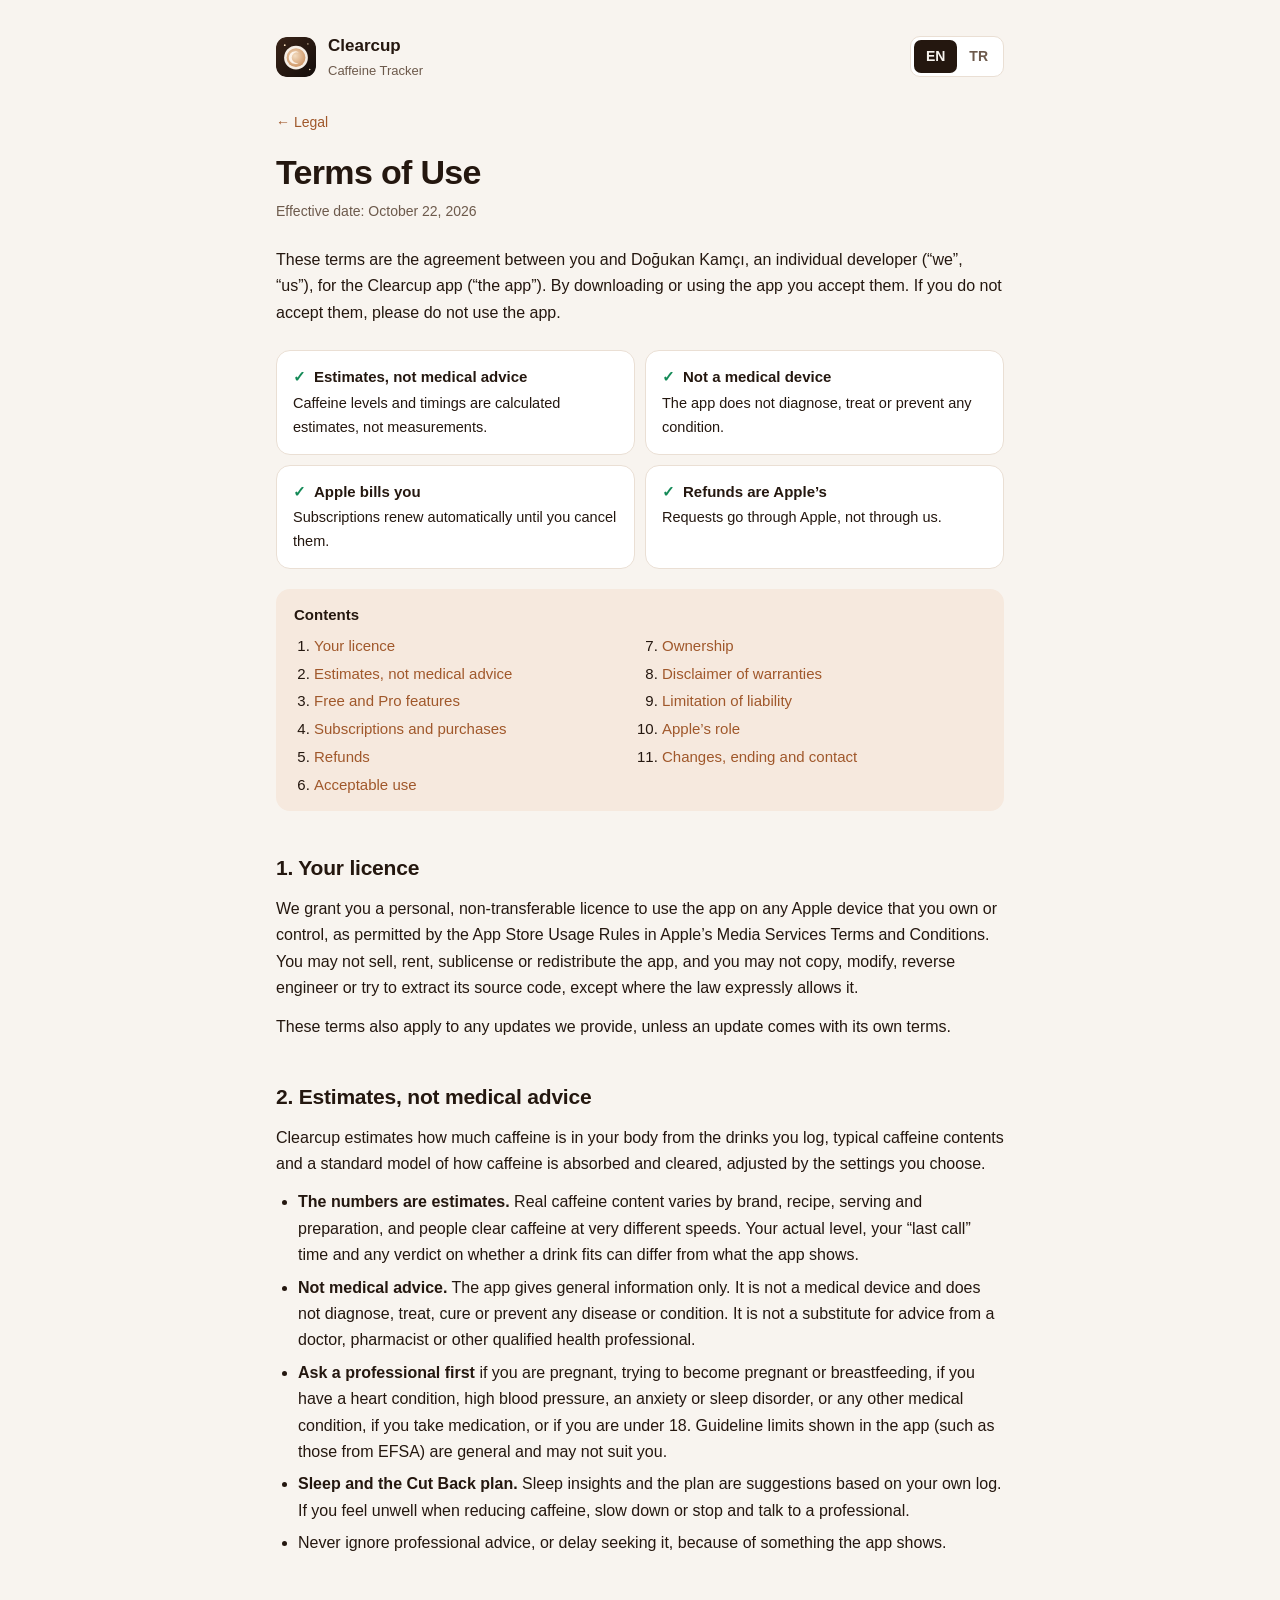
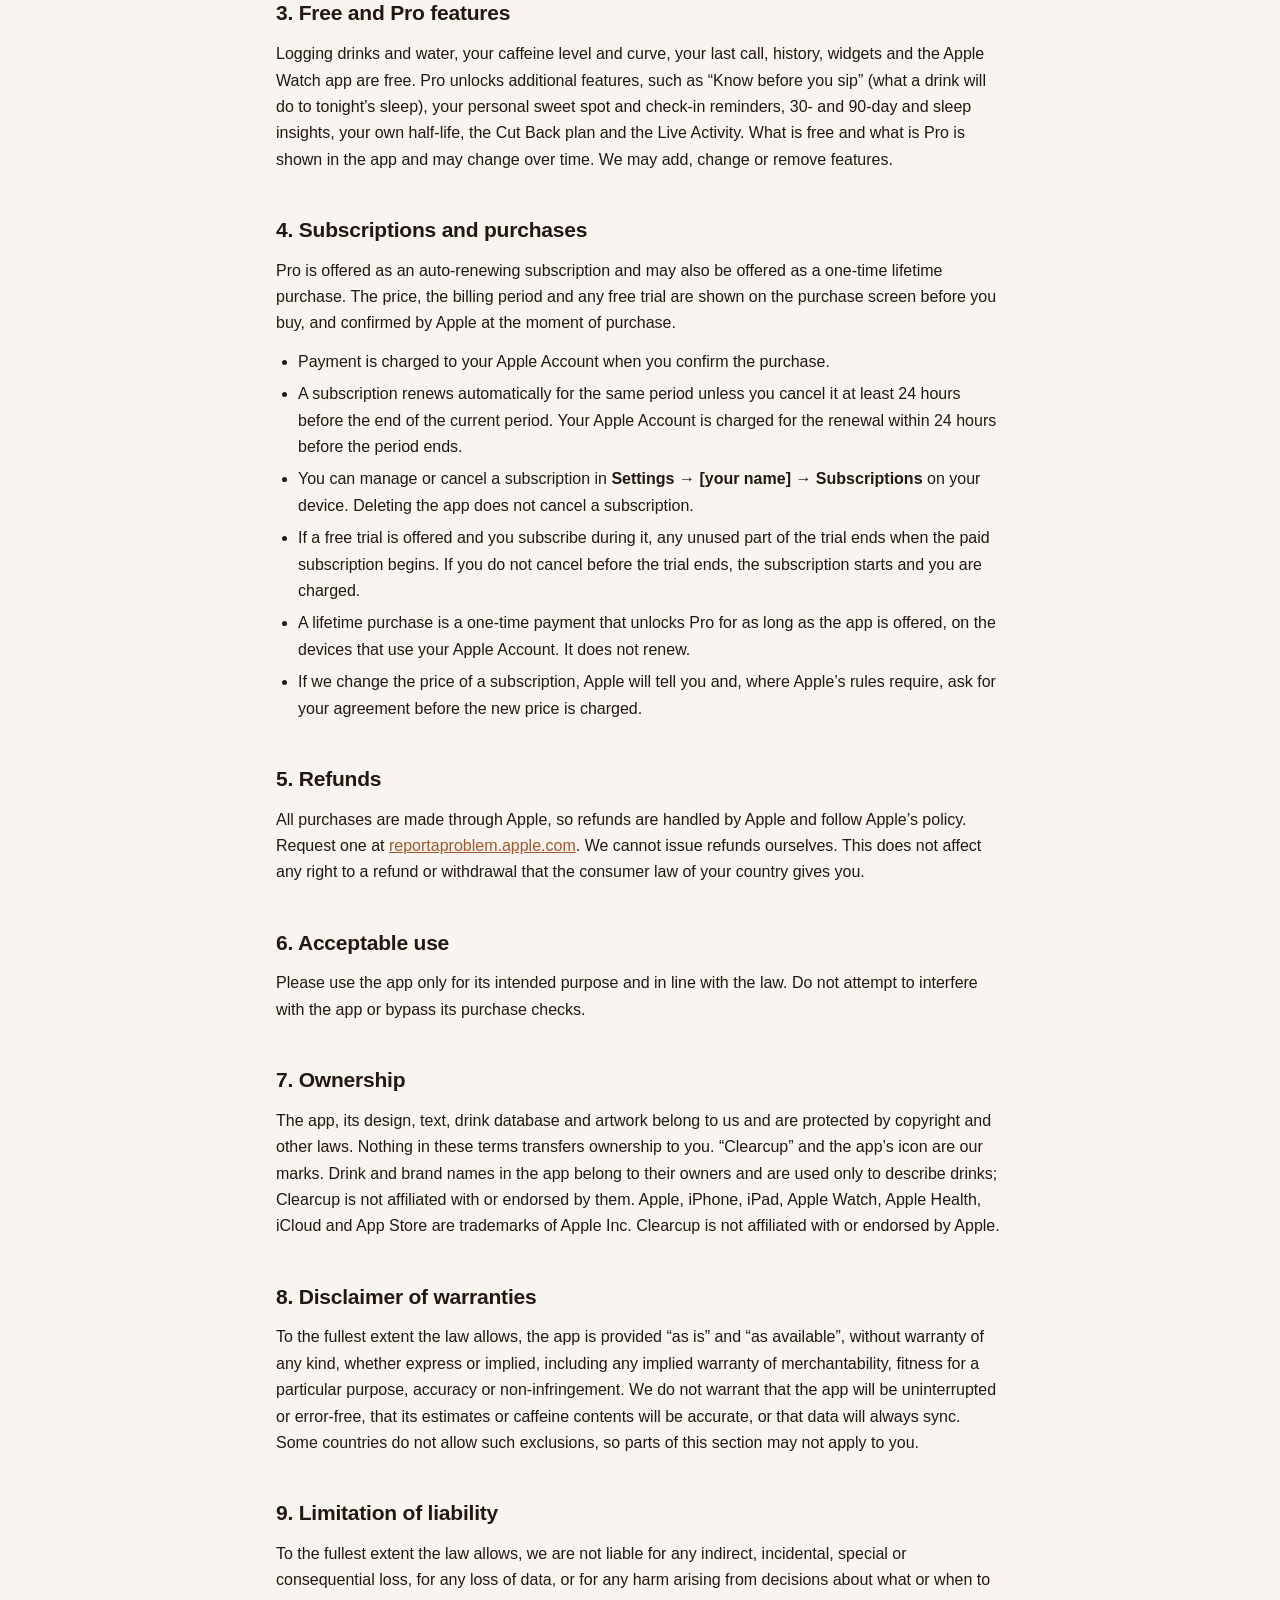
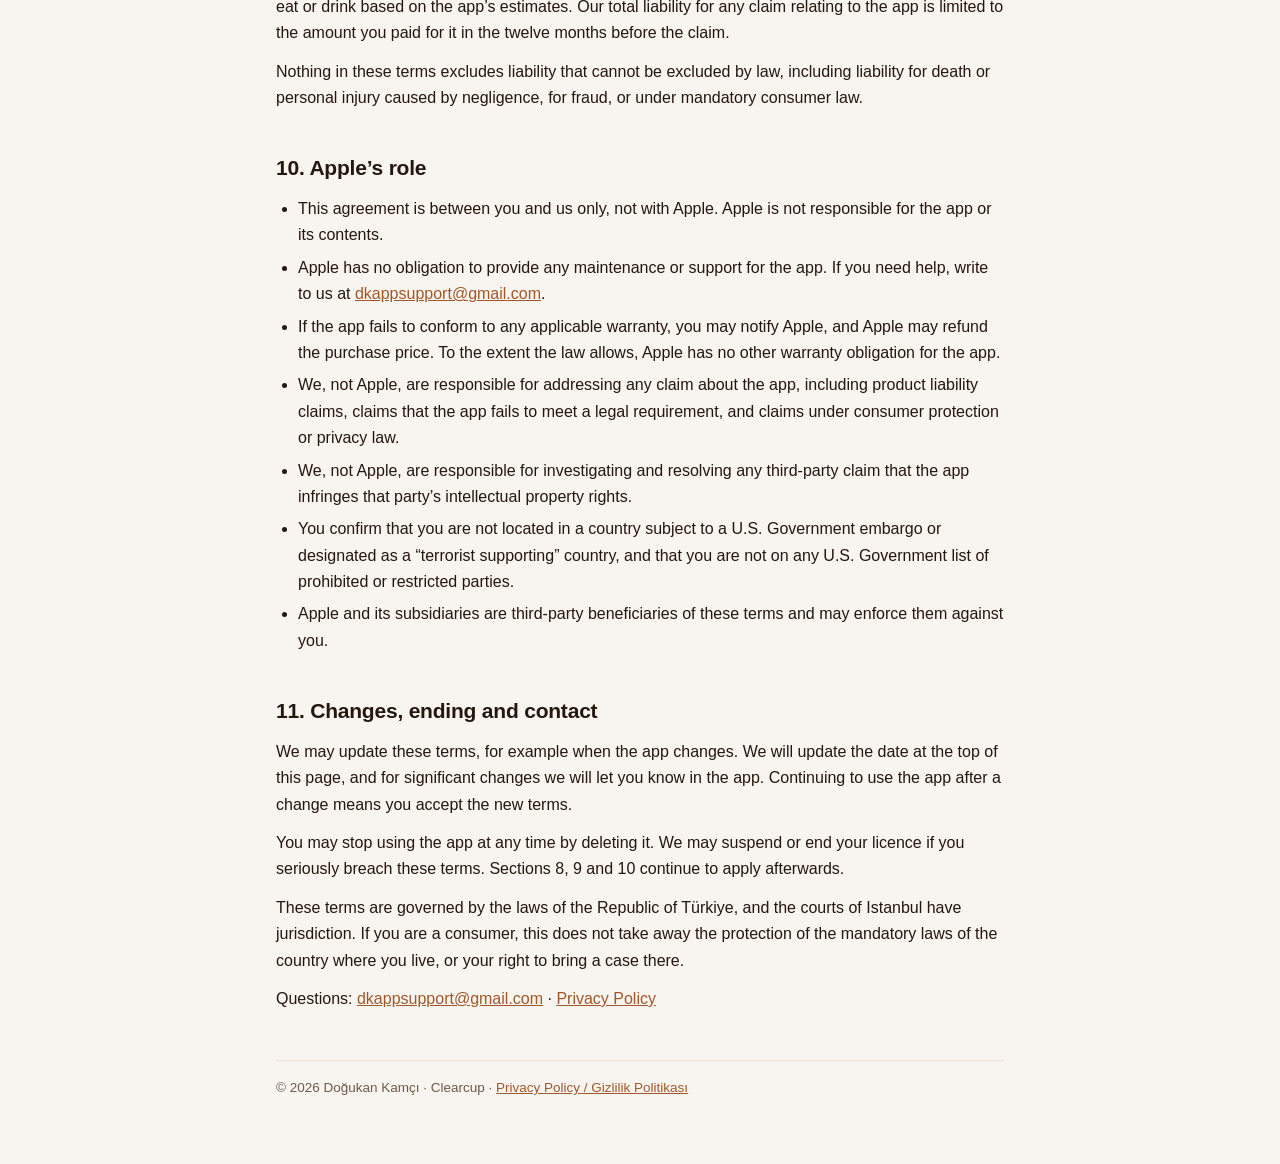
<file: terms/index.html>
<!doctype html>
<html lang="en">
<head>
  <meta charset="utf-8">
  <meta name="viewport" content="width=device-width, initial-scale=1">
  <title>Clearcup Terms of Use</title>
  <meta name="description" content="Terms of use for the Clearcup iOS app.">
  <link rel="stylesheet" href="../styles.css">
  <script>
    // English unless the reader's browser prefers Turkish or the URL says ?lang=tr / #tr.
    (function () {
      var q = (location.search.match(/lang=(\w+)/) || [])[1] || location.hash.slice(1);
      var pick = q === 'tr' || q === 'en' ? q : ((navigator.language || '').toLowerCase().indexOf('tr') === 0 ? 'tr' : 'en');
      document.documentElement.lang = pick;
    })();
  </script>
</head>
<body>
<div class="wrap">
  <header>
    <div class="brand">
      <svg width="40" height="40" viewBox="0 0 64 64" aria-hidden="true">
        <defs><linearGradient id="g" x1="0" y1="0" x2="1" y2="1"><stop offset="0" stop-color="#3a2418"/><stop offset="1" stop-color="#140d0a"/></linearGradient>
        <radialGradient id="c" cx=".45" cy=".4" r=".7"><stop offset="0" stop-color="#f3dcc0"/><stop offset="1" stop-color="#c98d5a"/></radialGradient></defs>
        <rect width="64" height="64" rx="15" fill="url(#g)"/>
        <circle cx="32" cy="33" r="19" fill="#f6efe6"/>
        <circle cx="32" cy="33" r="15" fill="url(#c)"/>
        <path d="M36.5 25a8.5 8.5 0 1 0 0 16a10 10 0 1 1 0-16z" fill="#fff8ef" opacity=".92"/>
        <circle cx="14" cy="13" r="1.4" fill="#ffe7c2"/><circle cx="51" cy="11" r="1" fill="#ffe7c2"/><circle cx="54" cy="52" r="1.2" fill="#ffe7c2"/>
      </svg>
      <div>
        <div class="brand-name">Clearcup</div>
        <div class="brand-sub">Caffeine Tracker</div>
      </div>
    </div>
    <div class="lang" role="group" aria-label="Language">
      <button type="button" data-set="en">EN</button>
      <button type="button" data-set="tr">TR</button>
    </div>
  </header>

  <article data-lang="en">
    <a class="back" href="../">← Legal</a>
    <h1>Terms of Use</h1>
    <div class="meta">Effective date: October 22, 2026</div>

    <p>These terms are the agreement between you and Doğukan Kamçı, an individual developer (“we”, “us”), for the Clearcup app (“the app”). By downloading or using the app you accept them. If you do not accept them, please do not use the app.</p>

    <div class="glance">
      <div><b>Estimates, not medical advice</b>Caffeine levels and timings are calculated estimates, not measurements.</div>
      <div><b>Not a medical device</b>The app does not diagnose, treat or prevent any condition.</div>
      <div><b>Apple bills you</b>Subscriptions renew automatically until you cancel them.</div>
      <div><b>Refunds are Apple’s</b>Requests go through Apple, not through us.</div>
    </div>

    <nav class="toc">
      <strong>Contents</strong>
      <ol>
        <li><a href="#en-licence">Your licence</a></li>
        <li><a href="#en-promise">Estimates, not medical advice</a></li>
        <li><a href="#en-free">Free and Pro features</a></li>
        <li><a href="#en-billing">Subscriptions and purchases</a></li>
        <li><a href="#en-refunds">Refunds</a></li>
        <li><a href="#en-use">Acceptable use</a></li>
        <li><a href="#en-own">Ownership</a></li>
        <li><a href="#en-warranty">Disclaimer of warranties</a></li>
        <li><a href="#en-liability">Limitation of liability</a></li>
        <li><a href="#en-apple">Apple’s role</a></li>
        <li><a href="#en-changes">Changes, ending and contact</a></li>
      </ol>
    </nav>

    <h2 id="en-licence">1. Your licence</h2>
    <p>We grant you a personal, non-transferable licence to use the app on any Apple device that you own or control, as permitted by the App Store Usage Rules in Apple’s Media Services Terms and Conditions. You may not sell, rent, sublicense or redistribute the app, and you may not copy, modify, reverse engineer or try to extract its source code, except where the law expressly allows it.</p>
    <p>These terms also apply to any updates we provide, unless an update comes with its own terms.</p>

    <h2 id="en-promise">2. Estimates, not medical advice</h2>
    <p>Clearcup estimates how much caffeine is in your body from the drinks you log, typical caffeine contents and a standard model of how caffeine is absorbed and cleared, adjusted by the settings you choose.</p>
    <ul>
      <li><b>The numbers are estimates.</b> Real caffeine content varies by brand, recipe, serving and preparation, and people clear caffeine at very different speeds. Your actual level, your “last call” time and any verdict on whether a drink fits can differ from what the app shows.</li>
      <li><b>Not medical advice.</b> The app gives general information only. It is not a medical device and does not diagnose, treat, cure or prevent any disease or condition. It is not a substitute for advice from a doctor, pharmacist or other qualified health professional.</li>
      <li><b>Ask a professional first</b> if you are pregnant, trying to become pregnant or breastfeeding, if you have a heart condition, high blood pressure, an anxiety or sleep disorder, or any other medical condition, if you take medication, or if you are under 18. Guideline limits shown in the app (such as those from EFSA) are general and may not suit you.</li>
      <li><b>Sleep and the Cut Back plan.</b> Sleep insights and the plan are suggestions based on your own log. If you feel unwell when reducing caffeine, slow down or stop and talk to a professional.</li>
      <li>Never ignore professional advice, or delay seeking it, because of something the app shows.</li>
    </ul>

    <h2 id="en-free">3. Free and Pro features</h2>
    <p>Logging drinks and water, your caffeine level and curve, your last call, history, widgets and the Apple Watch app are free. Pro unlocks additional features, such as “Know before you sip” (what a drink will do to tonight’s sleep), your personal sweet spot and check-in reminders, 30- and 90-day and sleep insights, your own half-life, the Cut Back plan and the Live Activity. What is free and what is Pro is shown in the app and may change over time. We may add, change or remove features.</p>

    <h2 id="en-billing">4. Subscriptions and purchases</h2>
    <p>Pro is offered as an auto-renewing subscription and may also be offered as a one-time lifetime purchase. The price, the billing period and any free trial are shown on the purchase screen before you buy, and confirmed by Apple at the moment of purchase.</p>
    <ul>
      <li>Payment is charged to your Apple Account when you confirm the purchase.</li>
      <li>A subscription renews automatically for the same period unless you cancel it at least 24 hours before the end of the current period. Your Apple Account is charged for the renewal within 24 hours before the period ends.</li>
      <li>You can manage or cancel a subscription in <b>Settings → [your name] → Subscriptions</b> on your device. Deleting the app does not cancel a subscription.</li>
      <li>If a free trial is offered and you subscribe during it, any unused part of the trial ends when the paid subscription begins. If you do not cancel before the trial ends, the subscription starts and you are charged.</li>
      <li>A lifetime purchase is a one-time payment that unlocks Pro for as long as the app is offered, on the devices that use your Apple Account. It does not renew.</li>
      <li>If we change the price of a subscription, Apple will tell you and, where Apple’s rules require, ask for your agreement before the new price is charged.</li>
    </ul>

    <h2 id="en-refunds">5. Refunds</h2>
    <p>All purchases are made through Apple, so refunds are handled by Apple and follow Apple’s policy. Request one at <a href="https://reportaproblem.apple.com">reportaproblem.apple.com</a>. We cannot issue refunds ourselves. This does not affect any right to a refund or withdrawal that the consumer law of your country gives you.</p>

    <h2 id="en-use">6. Acceptable use</h2>
    <p>Please use the app only for its intended purpose and in line with the law. Do not attempt to interfere with the app or bypass its purchase checks.</p>

    <h2 id="en-own">7. Ownership</h2>
    <p>The app, its design, text, drink database and artwork belong to us and are protected by copyright and other laws. Nothing in these terms transfers ownership to you. “Clearcup” and the app’s icon are our marks. Drink and brand names in the app belong to their owners and are used only to describe drinks; Clearcup is not affiliated with or endorsed by them. Apple, iPhone, iPad, Apple Watch, Apple Health, iCloud and App Store are trademarks of Apple Inc. Clearcup is not affiliated with or endorsed by Apple.</p>

    <h2 id="en-warranty">8. Disclaimer of warranties</h2>
    <p>To the fullest extent the law allows, the app is provided “as is” and “as available”, without warranty of any kind, whether express or implied, including any implied warranty of merchantability, fitness for a particular purpose, accuracy or non-infringement. We do not warrant that the app will be uninterrupted or error-free, that its estimates or caffeine contents will be accurate, or that data will always sync. Some countries do not allow such exclusions, so parts of this section may not apply to you.</p>

    <h2 id="en-liability">9. Limitation of liability</h2>
    <p>To the fullest extent the law allows, we are not liable for any indirect, incidental, special or consequential loss, for any loss of data, or for any harm arising from decisions about what or when to eat or drink based on the app’s estimates. Our total liability for any claim relating to the app is limited to the amount you paid for it in the twelve months before the claim.</p>
    <p>Nothing in these terms excludes liability that cannot be excluded by law, including liability for death or personal injury caused by negligence, for fraud, or under mandatory consumer law.</p>

    <h2 id="en-apple">10. Apple’s role</h2>
    <ul>
      <li>This agreement is between you and us only, not with Apple. Apple is not responsible for the app or its contents.</li>
      <li>Apple has no obligation to provide any maintenance or support for the app. If you need help, write to us at <a href="mailto:dkappsupport@gmail.com">dkappsupport@gmail.com</a>.</li>
      <li>If the app fails to conform to any applicable warranty, you may notify Apple, and Apple may refund the purchase price. To the extent the law allows, Apple has no other warranty obligation for the app.</li>
      <li>We, not Apple, are responsible for addressing any claim about the app, including product liability claims, claims that the app fails to meet a legal requirement, and claims under consumer protection or privacy law.</li>
      <li>We, not Apple, are responsible for investigating and resolving any third-party claim that the app infringes that party’s intellectual property rights.</li>
      <li>You confirm that you are not located in a country subject to a U.S. Government embargo or designated as a “terrorist supporting” country, and that you are not on any U.S. Government list of prohibited or restricted parties.</li>
      <li>Apple and its subsidiaries are third-party beneficiaries of these terms and may enforce them against you.</li>
    </ul>

    <h2 id="en-changes">11. Changes, ending and contact</h2>
    <p>We may update these terms, for example when the app changes. We will update the date at the top of this page, and for significant changes we will let you know in the app. Continuing to use the app after a change means you accept the new terms.</p>
    <p>You may stop using the app at any time by deleting it. We may suspend or end your licence if you seriously breach these terms. Sections 8, 9 and 10 continue to apply afterwards.</p>
    <p>These terms are governed by the laws of the Republic of Türkiye, and the courts of Istanbul have jurisdiction. If you are a consumer, this does not take away the protection of the mandatory laws of the country where you live, or your right to bring a case there.</p>
    <p>Questions: <a href="mailto:dkappsupport@gmail.com">dkappsupport@gmail.com</a> · <a href="../privacy/">Privacy Policy</a></p>
  </article>

  <article data-lang="tr">
    <a class="back" href="../">← Yasal</a>
    <h1>Kullanım Koşulları</h1>
    <div class="meta">Yürürlük tarihi: 22 Ekim 2026</div>

    <p>Bu koşullar, Clearcup uygulaması (“uygulama”) için sizinle bireysel geliştirici Doğukan Kamçı (“biz”) arasındaki sözleşmedir. Uygulamayı indirerek veya kullanarak bu koşulları kabul etmiş olursunuz. Kabul etmiyorsanız lütfen uygulamayı kullanmayın.</p>

    <div class="glance">
      <div><b>Tahmin, tıbbi tavsiye değil</b>Kafein seviyeleri ve saatler ölçüm değil, hesaplanmış tahminlerdir.</div>
      <div><b>Tıbbi cihaz değil</b>Uygulama hiçbir rahatsızlığı teşhis, tedavi veya önleme amacı taşımaz.</div>
      <div><b>Faturayı Apple keser</b>Abonelikler siz iptal edene kadar otomatik yenilenir.</div>
      <div><b>İadeler Apple’dandır</b>İade talepleri bize değil Apple’a yapılır.</div>
    </div>

    <nav class="toc">
      <strong>İçindekiler</strong>
      <ol>
        <li><a href="#tr-licence">Lisansınız</a></li>
        <li><a href="#tr-promise">Tahmin, tıbbi tavsiye değil</a></li>
        <li><a href="#tr-free">Ücretsiz ve Pro özellikler</a></li>
        <li><a href="#tr-billing">Abonelikler ve satın almalar</a></li>
        <li><a href="#tr-refunds">İadeler</a></li>
        <li><a href="#tr-use">Kabul edilebilir kullanım</a></li>
        <li><a href="#tr-own">Mülkiyet</a></li>
        <li><a href="#tr-warranty">Garanti reddi</a></li>
        <li><a href="#tr-liability">Sorumluluğun sınırlandırılması</a></li>
        <li><a href="#tr-apple">Apple’ın rolü</a></li>
        <li><a href="#tr-changes">Değişiklikler, sona erme ve iletişim</a></li>
      </ol>
    </nav>

    <h2 id="tr-licence">1. Lisansınız</h2>
    <p>Size, uygulamayı sahip olduğunuz veya kontrol ettiğiniz Apple cihazlarında, Apple’ın Medya Hizmetleri Hüküm ve Koşulları’ndaki App Store Kullanım Kuralları’nın izin verdiği şekilde kullanmanız için kişisel ve devredilemez bir lisans veriyoruz. Kanunun açıkça izin verdiği haller dışında uygulamayı satamaz, kiralayamaz, alt lisanslayamaz veya yeniden dağıtamaz; kopyalayamaz, değiştiremez, tersine mühendislik yapamaz veya kaynak kodunu çıkarmaya çalışamazsınız.</p>
    <p>Kendi koşullarıyla gelmediği sürece bu koşullar sağladığımız güncellemeler için de geçerlidir.</p>

    <h2 id="tr-promise">2. Tahmin, tıbbi tavsiye değil</h2>
    <p>Clearcup, kaydettiğiniz içeceklerden, tipik kafein miktarlarından ve kafeinin vücuda alınıp atılmasına dair standart bir modelden yola çıkarak, seçtiğiniz ayarlara göre vücudunuzdaki kafein miktarını tahmin eder.</p>
    <ul>
      <li><b>Rakamlar tahmindir.</b> Gerçek kafein miktarı markaya, tarife, porsiyona ve hazırlanışa göre değişir; insanların kafeini atma hızı da çok farklıdır. Gerçek seviyeniz, “son saat”iniz ve bir içeceğin uygun olup olmadığına dair değerlendirme uygulamanın gösterdiğinden farklı olabilir.</li>
      <li><b>Tıbbi tavsiye değildir.</b> Uygulama yalnızca genel bilgi verir. Tıbbi cihaz değildir; hiçbir hastalığı veya rahatsızlığı teşhis etmez, tedavi etmez, iyileştirmez veya önlemez. Bir doktorun, eczacının veya başka bir yetkin sağlık profesyonelinin tavsiyesinin yerine geçmez.</li>
      <li><b>Önce bir uzmana danışın:</b> hamileyseniz, hamile kalmaya çalışıyorsanız veya emziriyorsanız; kalp rahatsızlığınız, yüksek tansiyonunuz, kaygı veya uyku bozukluğunuz ya da başka bir sağlık sorununuz varsa; ilaç kullanıyorsanız veya 18 yaşından küçükseniz. Uygulamada gösterilen kılavuz limitler (örneğin EFSA’nınkiler) geneldir ve size uymayabilir.</li>
      <li><b>Uyku ve Azaltma planı.</b> Uyku içgörüleri ve plan, kendi kayıtlarınıza dayanan önerilerdir. Kafeini azaltırken kendinizi kötü hissederseniz yavaşlayın veya bırakın ve bir uzmanla görüşün.</li>
      <li>Uygulamada gördüğünüz bir şey yüzünden profesyonel tavsiyeyi asla göz ardı etmeyin veya almayı geciktirmeyin.</li>
    </ul>

    <h2 id="tr-free">3. Ücretsiz ve Pro özellikler</h2>
    <p>İçecek ve su kaydetmek, kafein seviyeniz ve eğriniz, son saatiniz, geçmiş, widget’lar ve Apple Watch uygulaması ücretsizdir. Pro; “İçmeden önce bilin” (bir içeceğin bu geceki uykunuza ne yapacağı), size özel ideal aralık ve his kaydı hatırlatıcıları, 30 ve 90 günlük eğilimler ile uyku içgörüleri, kendi yarılanma ömrünüz, Azaltma planı ve Canlı Etkinlik gibi ek özellikleri açar. Neyin ücretsiz, neyin Pro olduğu uygulamada gösterilir ve zamanla değişebilir. Özellik ekleyebilir, değiştirebilir veya kaldırabiliriz.</p>

    <h2 id="tr-billing">4. Abonelikler ve satın almalar</h2>
    <p>Pro, otomatik yenilenen bir abonelik olarak ve ayrıca tek seferlik ömür boyu satın alma olarak sunulabilir. Fiyat, faturalama dönemi ve varsa ücretsiz deneme, satın almadan önce satın alma ekranında gösterilir ve satın alma anında Apple tarafından onaylanır.</p>
    <ul>
      <li>Ödeme, satın almayı onayladığınızda Apple Hesabınızdan alınır.</li>
      <li>Abonelik, mevcut dönemin bitiminden en az 24 saat önce iptal edilmezse aynı süre için otomatik olarak yenilenir. Yenileme ücreti, dönem bitmeden önceki 24 saat içinde Apple Hesabınızdan alınır.</li>
      <li>Aboneliğinizi cihazınızda <b>Ayarlar → [adınız] → Abonelikler</b> bölümünden yönetebilir veya iptal edebilirsiniz. Uygulamayı silmek aboneliği iptal etmez.</li>
      <li>Ücretsiz deneme sunuluyorsa ve deneme sırasında abone olursanız, denemenin kullanılmayan kısmı ücretli abonelik başladığında sona erer. Deneme bitmeden iptal etmezseniz abonelik başlar ve ücret alınır.</li>
      <li>Ömür boyu satın alma, Apple Hesabınızı kullanan cihazlarda, uygulama sunulduğu sürece Pro’yu açan tek seferlik bir ödemedir. Yenilenmez.</li>
      <li>Bir aboneliğin fiyatını değiştirirsek Apple size bildirir ve Apple’ın kurallarının gerektirdiği durumlarda yeni fiyat alınmadan önce onayınızı ister.</li>
    </ul>

    <h2 id="tr-refunds">5. İadeler</h2>
    <p>Tüm satın almalar Apple üzerinden yapıldığından iadeler Apple tarafından, Apple’ın politikasına göre yürütülür. Talebinizi <a href="https://reportaproblem.apple.com">reportaproblem.apple.com</a> adresinden iletebilirsiniz. Kendimiz iade yapamayız. Bu durum, ülkenizin tüketici mevzuatının size tanıdığı iade veya cayma haklarını etkilemez.</p>

    <h2 id="tr-use">6. Kabul edilebilir kullanım</h2>
    <p>Lütfen uygulamayı yalnızca amacına uygun ve kanuna uygun şekilde kullanın. Uygulamanın işleyişine müdahale etmeye veya satın alma kontrollerini aşmaya çalışmayın.</p>

    <h2 id="tr-own">7. Mülkiyet</h2>
    <p>Uygulama, tasarımı, metinleri, içecek veritabanı ve görselleri bize aittir ve telif hakkı ile diğer kanunlarla korunur. Bu koşullardaki hiçbir şey mülkiyeti size devretmez. “Clearcup” ve uygulamanın ikonu bizim markalarımızdır. Uygulamadaki içecek ve marka adları sahiplerine aittir ve yalnızca içecekleri tanımlamak için kullanılır; Clearcup bu markalarla bağlantılı değildir ve onlar tarafından desteklenmez. Apple, iPhone, iPad, Apple Watch, Apple Sağlık, iCloud ve App Store, Apple Inc.’in ticari markalarıdır. Clearcup, Apple ile bağlantılı değildir ve Apple tarafından desteklenmez.</p>

    <h2 id="tr-warranty">8. Garanti reddi</h2>
    <p>Kanunun izin verdiği en geniş ölçüde uygulama, ticari elverişlilik, belirli bir amaca uygunluk, doğruluk veya ihlal etmeme dahil açık ya da zımni hiçbir garanti olmaksızın “olduğu gibi” ve “mevcut olduğu şekilde” sunulur. Uygulamanın kesintisiz veya hatasız olacağını, tahminlerinin veya kafein miktarlarının doğru olacağını ya da verilerin her zaman senkronize olacağını garanti etmeyiz. Bazı ülkeler bu tür istisnalara izin vermez; bu nedenle bu bölümün bazı kısımları sizin için geçerli olmayabilir.</p>

    <h2 id="tr-liability">9. Sorumluluğun sınırlandırılması</h2>
    <p>Kanunun izin verdiği en geniş ölçüde; dolaylı, arızi, özel veya sonuç niteliğindeki zararlardan, veri kaybından veya uygulamanın tahminlerine dayanarak neyi ne zaman yiyip içeceğinize dair verdiğiniz kararlardan doğan zararlardan sorumlu değiliz. Uygulamayla ilgili herhangi bir talepte toplam sorumluluğumuz, talepten önceki on iki ayda uygulama için ödediğiniz tutarla sınırlıdır.</p>
    <p>Bu koşullardaki hiçbir şey, ihmalden kaynaklanan ölüm veya yaralanma, dolandırıcılık ya da emredici tüketici mevzuatı kapsamındaki sorumluluk gibi kanunen hariç tutulamayan sorumlulukları ortadan kaldırmaz.</p>

    <h2 id="tr-apple">10. Apple’ın rolü</h2>
    <ul>
      <li>Bu sözleşme Apple ile değil, yalnızca sizinle bizim aramızdadır. Apple uygulamadan veya içeriğinden sorumlu değildir.</li>
      <li>Apple’ın uygulama için bakım veya destek sağlama yükümlülüğü yoktur. Yardıma ihtiyacınız olursa bize <a href="mailto:dkappsupport@gmail.com">dkappsupport@gmail.com</a> adresinden yazın.</li>
      <li>Uygulama geçerli bir garantiye uymazsa Apple’a bildirebilirsiniz; Apple satın alma bedelini iade edebilir. Kanunun izin verdiği ölçüde Apple’ın uygulama için başka bir garanti yükümlülüğü yoktur.</li>
      <li>Ürün sorumluluğu talepleri, uygulamanın yasal bir gerekliliği karşılamadığı yönündeki talepler ve tüketici koruma veya gizlilik mevzuatı kapsamındaki talepler dahil, uygulamayla ilgili her türlü talebi karşılamaktan Apple değil biz sorumluyuz.</li>
      <li>Uygulamanın üçüncü bir tarafın fikri mülkiyet haklarını ihlal ettiğine dair her türlü talebi incelemek ve çözmekten Apple değil biz sorumluyuz.</li>
      <li>ABD Hükümeti ambargosuna tabi veya “teröre destek veren” olarak belirlenmiş bir ülkede bulunmadığınızı ve ABD Hükümeti’nin yasaklı veya kısıtlı taraflar listelerinde yer almadığınızı onaylarsınız.</li>
      <li>Apple ve bağlı şirketleri bu koşulların üçüncü taraf lehtarlarıdır ve bu koşulları size karşı uygulayabilir.</li>
    </ul>

    <h2 id="tr-changes">11. Değişiklikler, sona erme ve iletişim</h2>
    <p>Bu koşulları, örneğin uygulama değiştiğinde, güncelleyebiliriz. Sayfanın üstündeki tarihi güncelleriz; önemli değişiklikleri uygulama içinde de bildiririz. Bir değişiklikten sonra uygulamayı kullanmaya devam etmeniz yeni koşulları kabul ettiğiniz anlamına gelir.</p>
    <p>Uygulamayı silerek istediğiniz zaman kullanmayı bırakabilirsiniz. Bu koşulları ciddi şekilde ihlal ederseniz lisansınızı askıya alabilir veya sona erdirebiliriz. 8, 9 ve 10. bölümler bundan sonra da geçerli olmaya devam eder.</p>
    <p>Bu koşullar Türkiye Cumhuriyeti kanunlarına tabidir ve İstanbul mahkemeleri yetkilidir. Tüketiciyseniz bu, yaşadığınız ülkenin emredici kanunlarının sağladığı korumayı veya orada dava açma hakkınızı ortadan kaldırmaz.</p>
    <p>Sorular: <a href="mailto:dkappsupport@gmail.com">dkappsupport@gmail.com</a> · <a href="../privacy/">Gizlilik Politikası</a></p>
  </article>

  <footer>© 2026 Doğukan Kamçı · Clearcup · <a href="../privacy/">Privacy Policy / Gizlilik Politikası</a></footer>
</div>

<script>
  (function () {
    var buttons = document.querySelectorAll('.lang button');
    function show(lang) {
      document.documentElement.lang = lang;
      document.title = lang === 'tr' ? 'Clearcup Kullanım Koşulları' : 'Clearcup Terms of Use';
      buttons.forEach(function (b) { b.setAttribute('aria-pressed', b.dataset.set === lang ? 'true' : 'false'); });
    }
    buttons.forEach(function (b) {
      b.addEventListener('click', function () {
        show(b.dataset.set);
        try { history.replaceState(null, '', '#' + b.dataset.set); } catch (_) {}
      });
    });
    show(document.documentElement.lang);
  })();
</script>
</body>
</html>
</file>
<file: styles.css>
:root {
      --bg: #f8f4ef;
      --surface: #ffffff;
      --text: #24170f;
      --muted: #6d5a4c;
      --border: #eadfd4;
      --accent: #a0582b;
      --accent-soft: #f6e9de;
      --good: #148a57;
      color-scheme: light;
    }
    @media (prefers-color-scheme: dark) {
      :root:not([data-theme="light"]) {
        --bg: #120c09;
        --surface: #1e1510;
        --text: #f3ebe3;
        --muted: #b9a796;
        --border: #382a20;
        --accent: #e0a26f;
        --accent-soft: #33231a;
        --good: #3fd796;
        color-scheme: dark;
      }
    }
    :root[data-theme="dark"] {
      --bg: #120c09;
      --surface: #1e1510;
      --text: #f3ebe3;
      --muted: #b9a796;
      --border: #382a20;
      --accent: #e0a26f;
      --accent-soft: #33231a;
      --good: #3fd796;
      color-scheme: dark;
    }
    * { box-sizing: border-box; }
    html { -webkit-text-size-adjust: 100%; }
    body {
      margin: 0;
      background: var(--bg);
      color: var(--text);
      font: 16px/1.65 -apple-system, BlinkMacSystemFont, "SF Pro Text", "Segoe UI", Roboto, sans-serif;
      -webkit-font-smoothing: antialiased;
    }
    .wrap { max-width: 760px; margin: 0 auto; padding: 32px 16px 64px; }
    header { display: flex; align-items: center; justify-content: space-between; gap: 16px; margin-bottom: 28px; }
    .brand { display: flex; align-items: center; gap: 12px; }
    .brand svg { flex: none; border-radius: 11px; }
    .brand-name { font-weight: 700; font-size: 17px; }
    .brand-sub { color: var(--muted); font-size: 13px; }
    .lang { display: flex; background: var(--surface); border: 1px solid var(--border); border-radius: 10px; padding: 3px; }
    .lang button {
      border: 0; background: transparent; color: var(--muted); font: inherit; font-size: 14px; font-weight: 600;
      padding: 5px 12px; border-radius: 7px; cursor: pointer;
    }
    .lang button[aria-pressed="true"] { background: var(--text); color: var(--bg); }
    h1 { font-size: 34px; line-height: 1.15; letter-spacing: -0.02em; margin: 0 0 8px; }
    h2 { font-size: 21px; letter-spacing: -0.01em; margin: 40px 0 10px; scroll-margin-top: 16px; }
    h3 { font-size: 16px; margin: 22px 0 4px; }
    p, ul { margin: 0 0 12px; }
    ul { padding-left: 22px; }
    li { margin-bottom: 6px; }
    a { color: var(--accent); }
    .meta { color: var(--muted); font-size: 14px; margin-bottom: 24px; }
    .glance {
      display: grid; grid-template-columns: repeat(2, minmax(0, 1fr)); gap: 10px; margin: 24px 0 8px;
    }
    .glance div {
      background: var(--surface); border: 1px solid var(--border); border-radius: 14px; padding: 14px 16px; font-size: 14.5px;
    }
    .glance b { display: block; font-size: 15px; margin-bottom: 2px; }
    .glance b::before { content: "✓"; color: var(--good); margin-right: 8px; }
    .card {
      background: var(--surface); border: 1px solid var(--border); border-radius: 14px; padding: 4px 18px 8px; margin: 12px 0;
    }
    .toc { background: var(--accent-soft); border-radius: 14px; padding: 14px 18px; margin: 20px 0; font-size: 15px; }
    .toc ol { margin: 6px 0 0; padding-left: 20px; columns: 2; column-gap: 24px; }
    .toc li { margin-bottom: 3px; break-inside: avoid; }
    .toc a { text-decoration: none; }
    table { width: 100%; border-collapse: collapse; font-size: 14.5px; margin: 8px 0 14px; }
    th, td { text-align: left; vertical-align: top; padding: 10px 10px 10px 0; border-bottom: 1px solid var(--border); }
    th { color: var(--muted); font-weight: 600; font-size: 13px; }
    td:first-child { font-weight: 600; white-space: nowrap; }
    footer { margin-top: 48px; color: var(--muted); font-size: 13.5px; border-top: 1px solid var(--border); padding-top: 16px; }
    [data-lang] { display: none; }
    html[lang="en"] [data-lang="en"], html[lang="tr"] [data-lang="tr"] { display: block; }
    @media (max-width: 560px) {
      h1 { font-size: 28px; }
      .glance { grid-template-columns: 1fr; }
      .toc ol { columns: 1; }
      table, thead, tbody, tr, th, td { display: block; }
      thead { display: none; }
      td { border: 0; padding: 2px 0; }
      td:first-child { padding-top: 12px; white-space: normal; }
      tr { border-bottom: 1px solid var(--border); padding-bottom: 10px; }
    }

/* Landing page cards */
.pick { display: grid; gap: 12px; margin-top: 24px; }
.pick a {
  display: block; background: var(--surface); border: 1px solid var(--border); border-radius: 14px;
  padding: 18px 20px; text-decoration: none; color: inherit;
}
.pick a:hover { border-color: var(--accent); }
.pick b { display: block; font-size: 17px; margin-bottom: 2px; }
.pick span { color: var(--muted); font-size: 14.5px; }
.back { display: inline-block; margin-bottom: 18px; font-size: 14px; text-decoration: none; }

/* Support page */
.contact {
  display: block; background: var(--accent-soft); border: 1px solid var(--border); border-radius: 14px;
  padding: 20px; margin: 8px 0 12px;
}
.contact > b { display: block; font-size: 15px; color: var(--muted); margin-bottom: 4px; }
.contact-mail { display: inline-block; font-size: 22px; font-weight: 700; word-break: break-all; margin-bottom: 14px; }
.contact-button {
  display: block; width: fit-content; background: var(--accent); color: #fff; font-weight: 600;
  padding: 10px 18px; border-radius: 10px; text-decoration: none; margin-bottom: 14px;
}
.contact span { display: block; color: var(--muted); font-size: 14px; }
@media (prefers-color-scheme: dark) {
  :root:not([data-theme="light"]) .contact-button { color: #120c09; }
}
:root[data-theme="dark"] .contact-button { color: #120c09; }
</file>
